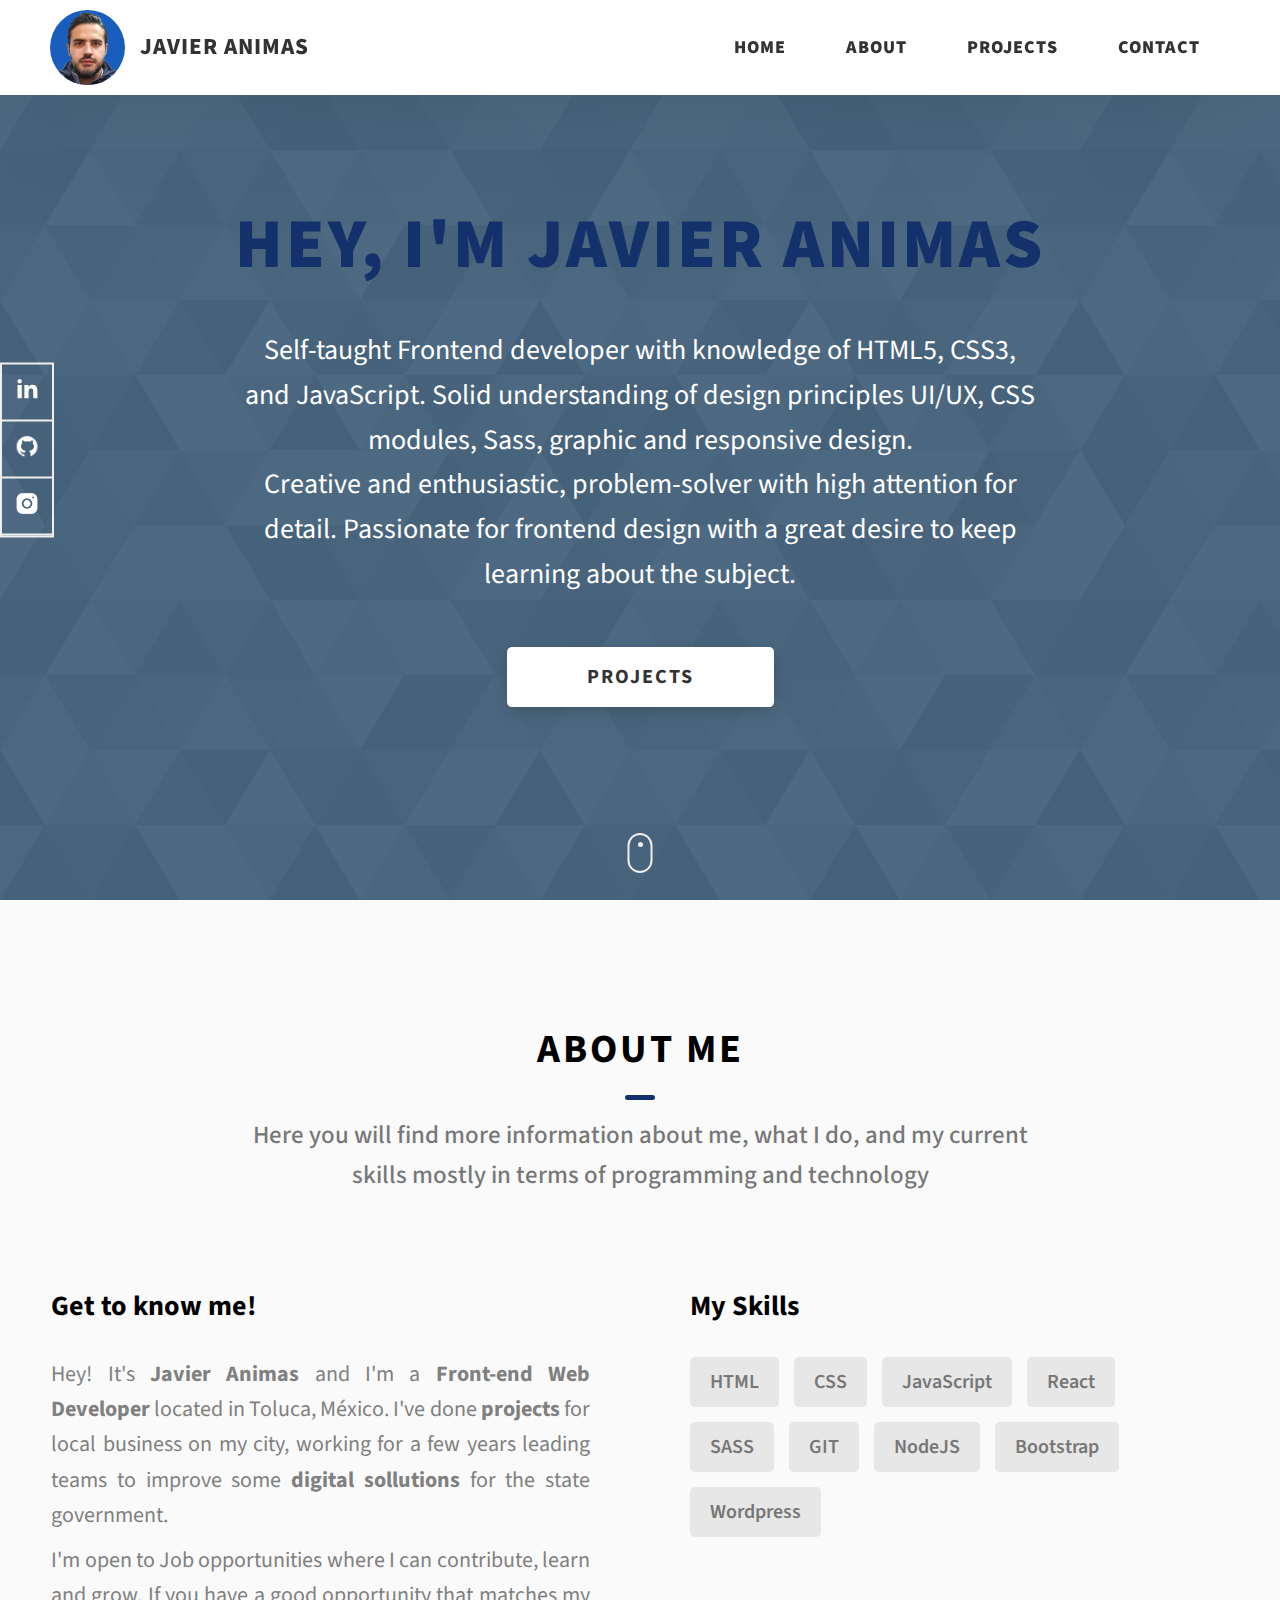
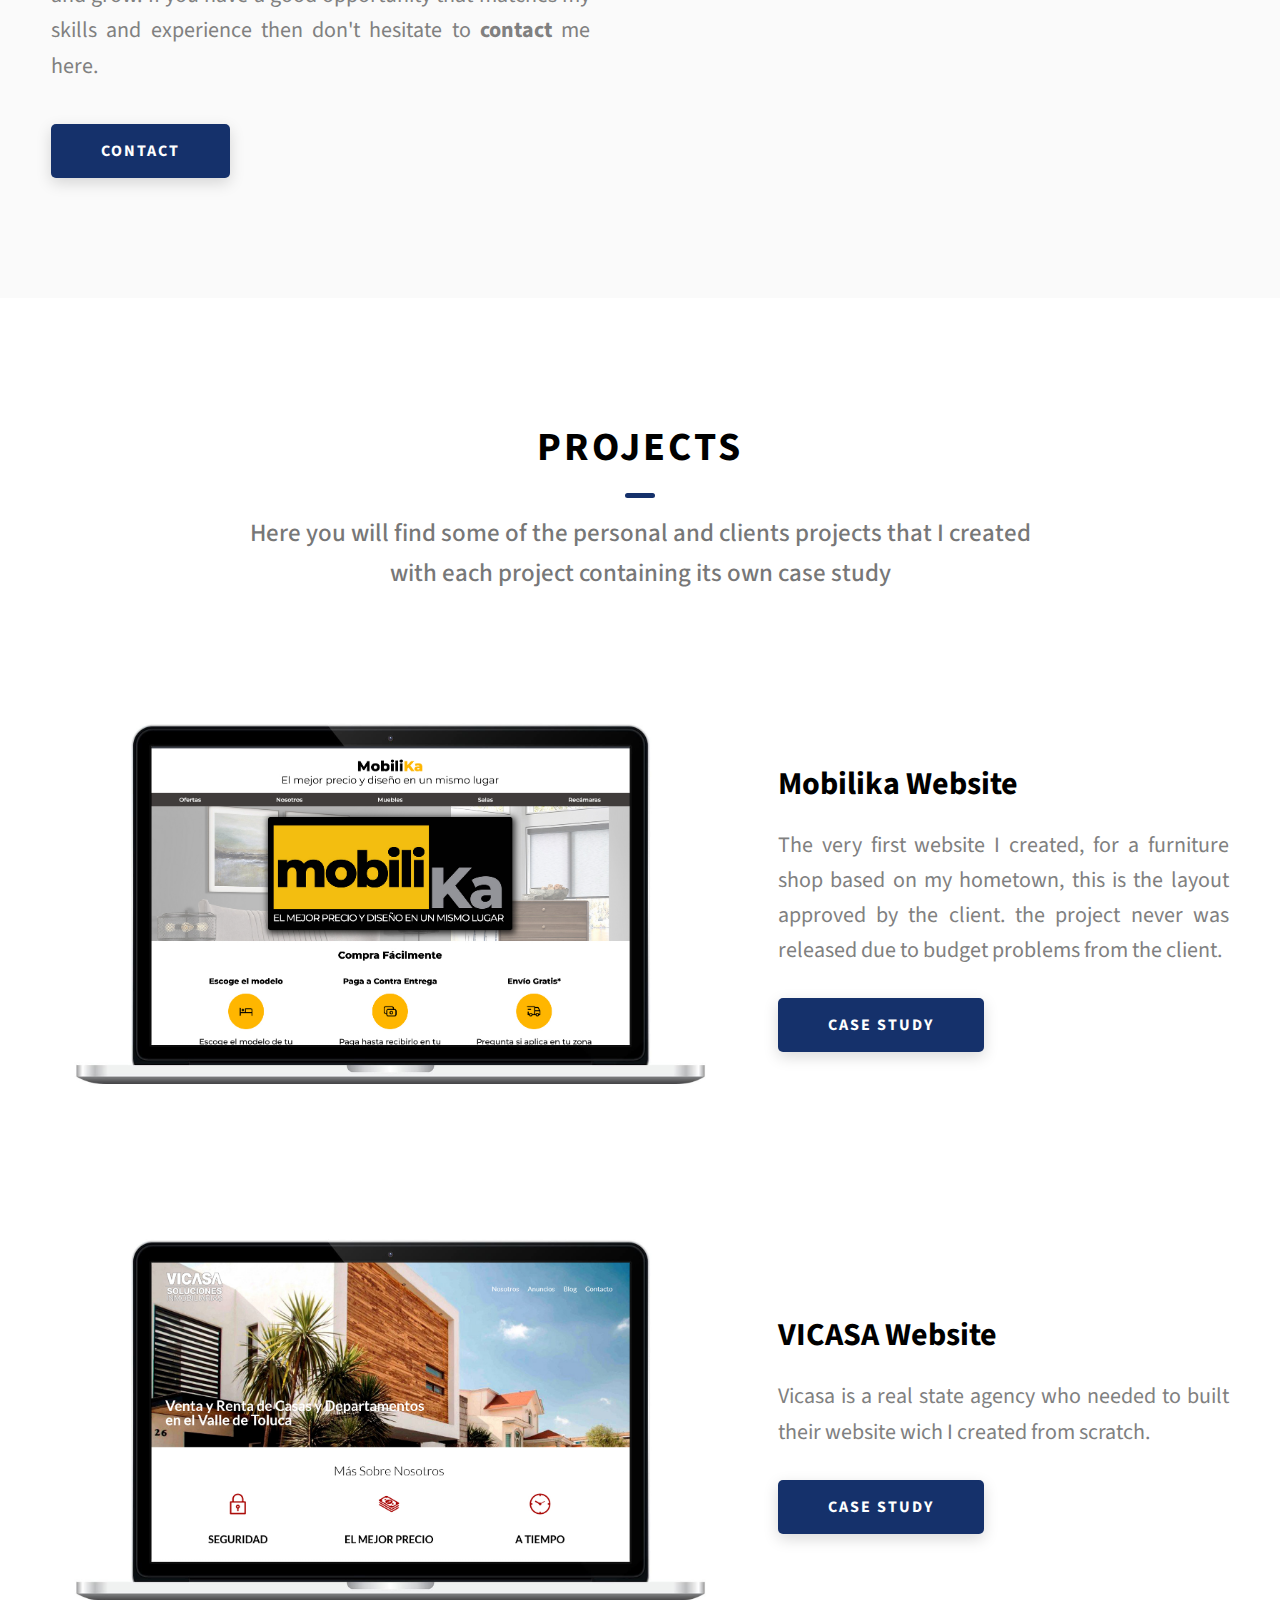
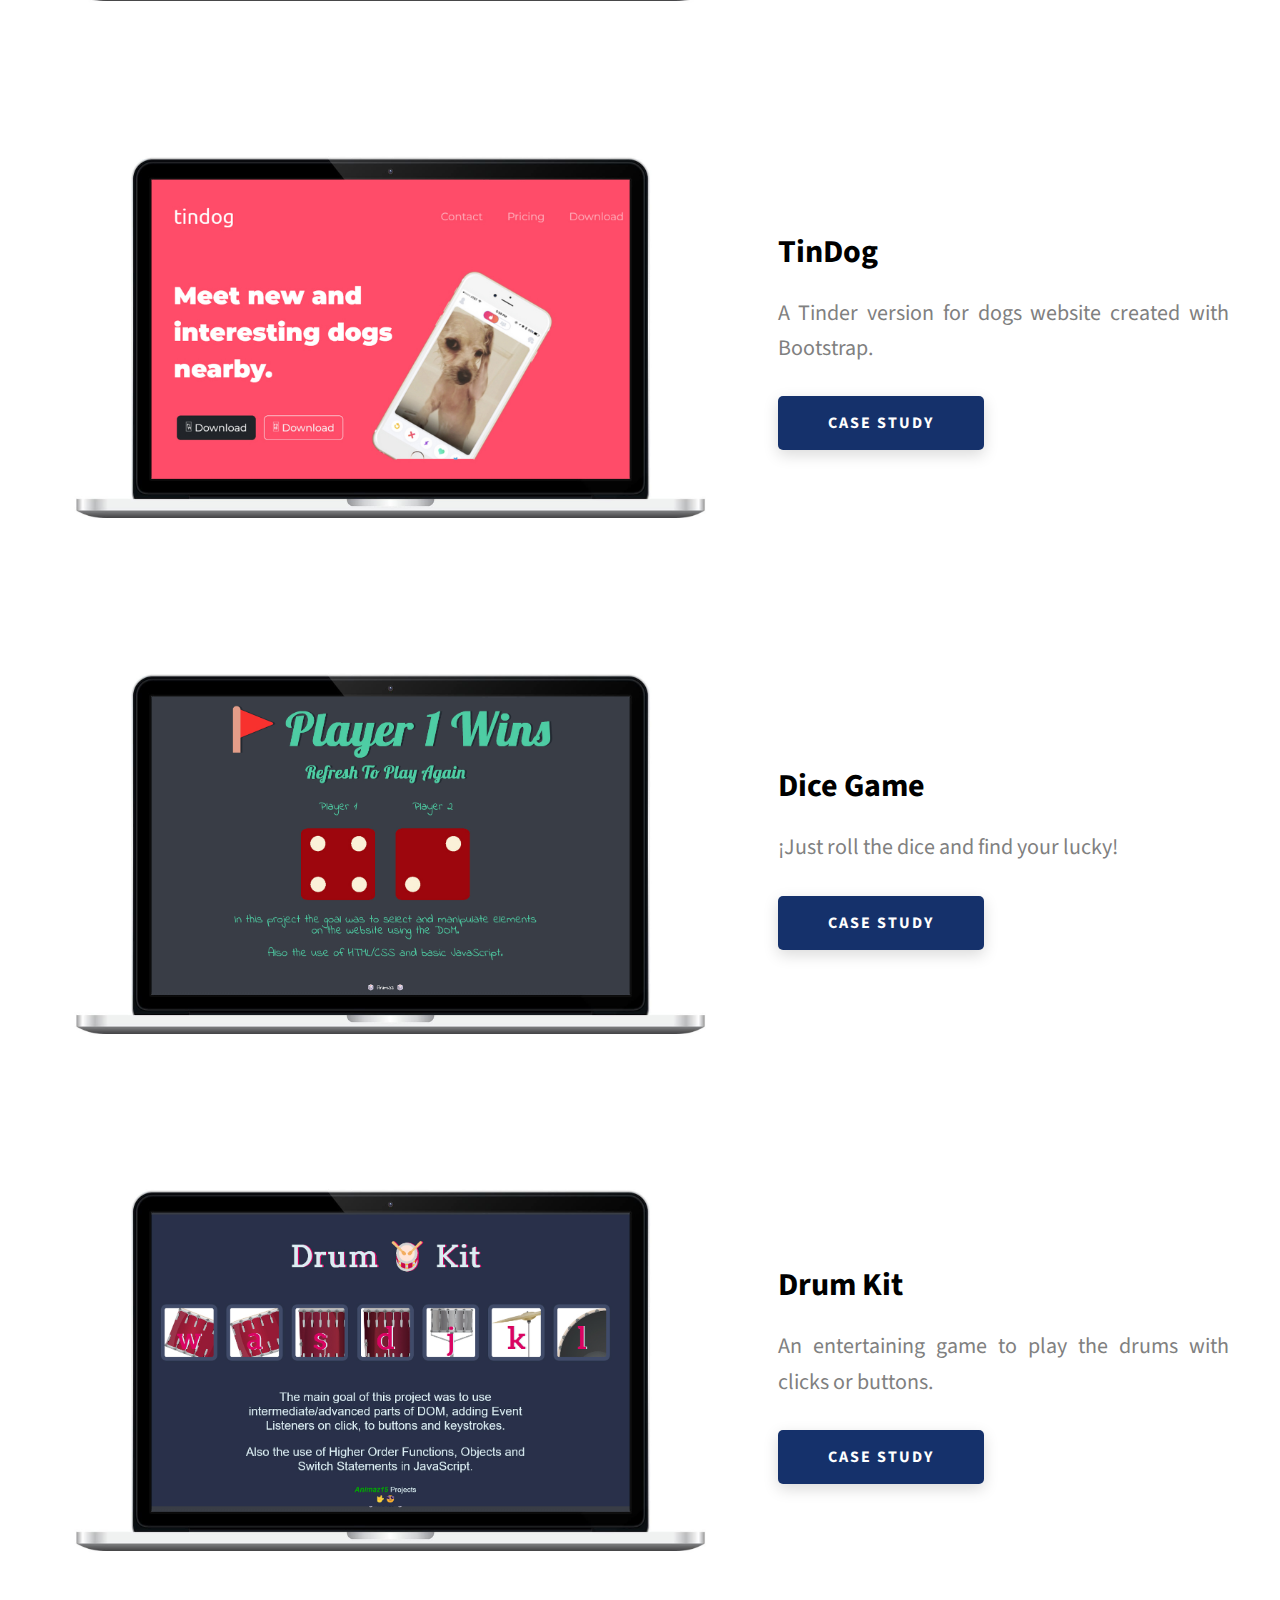
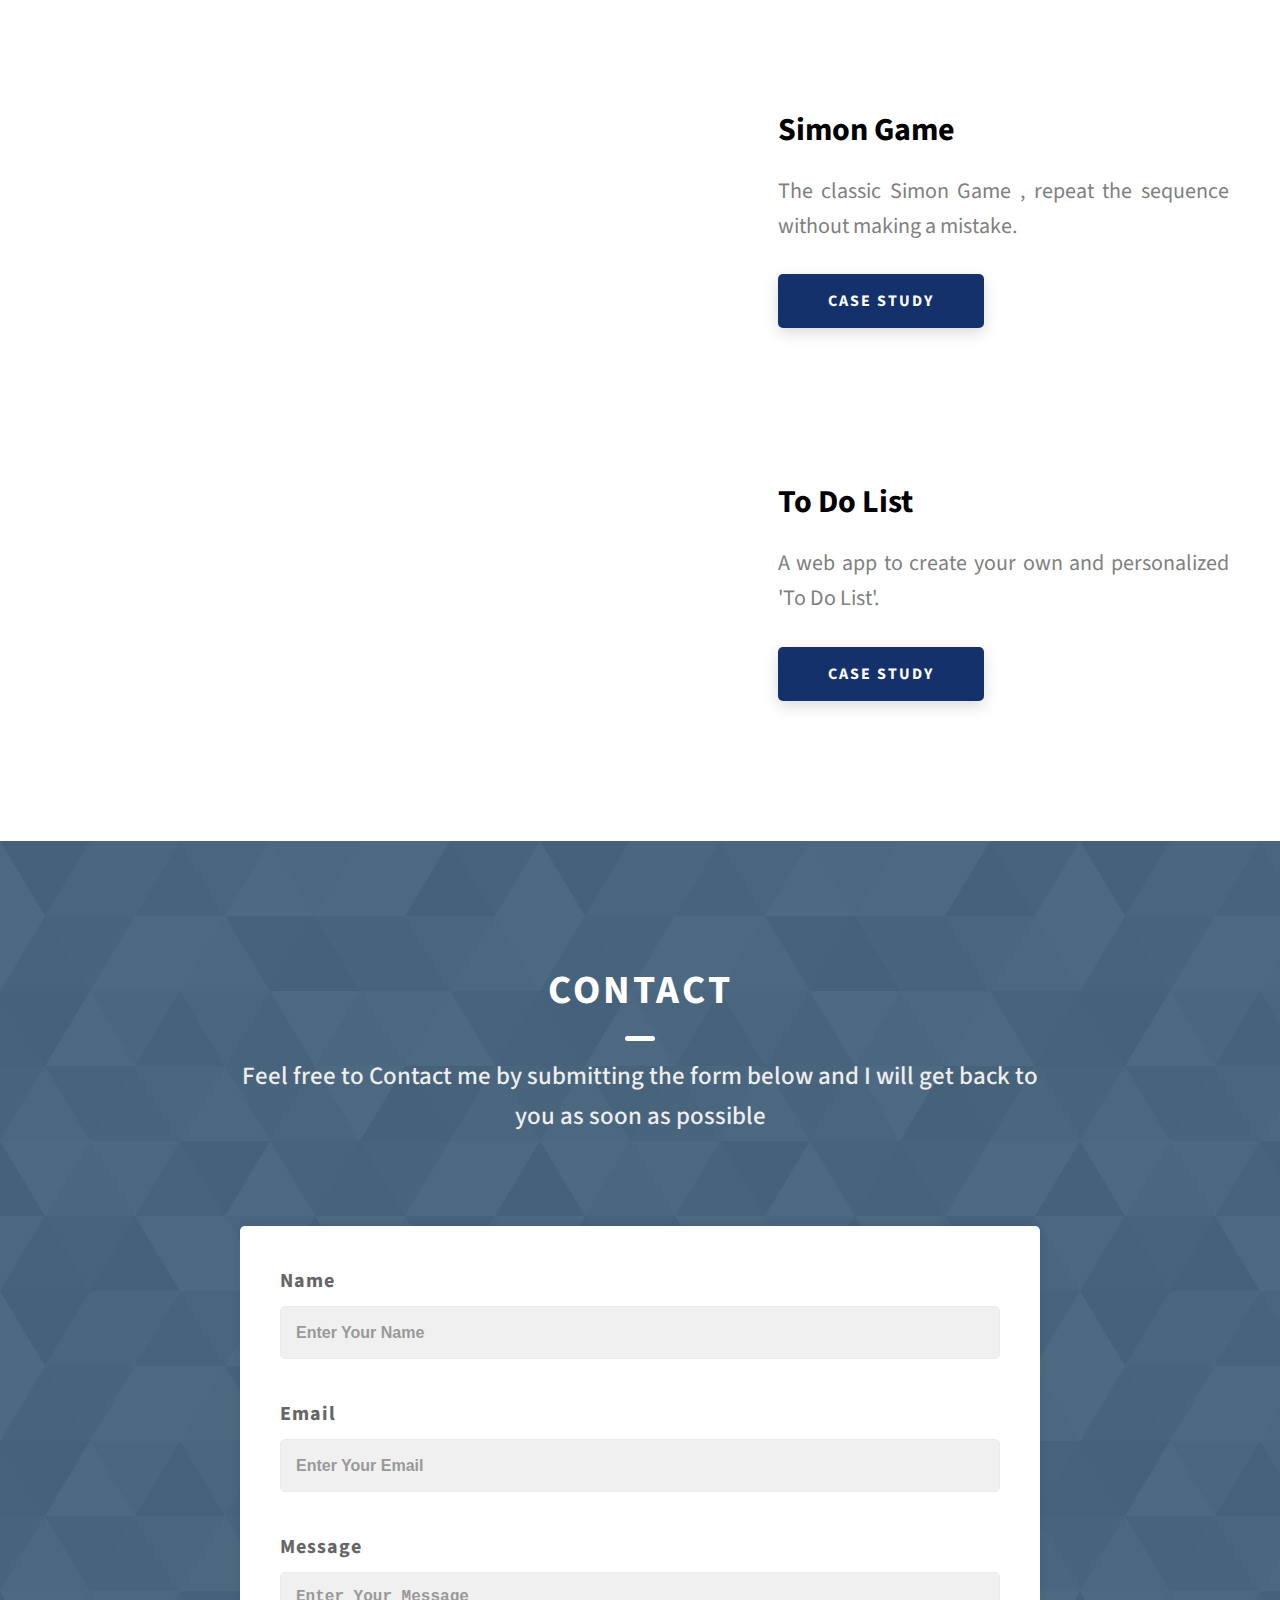
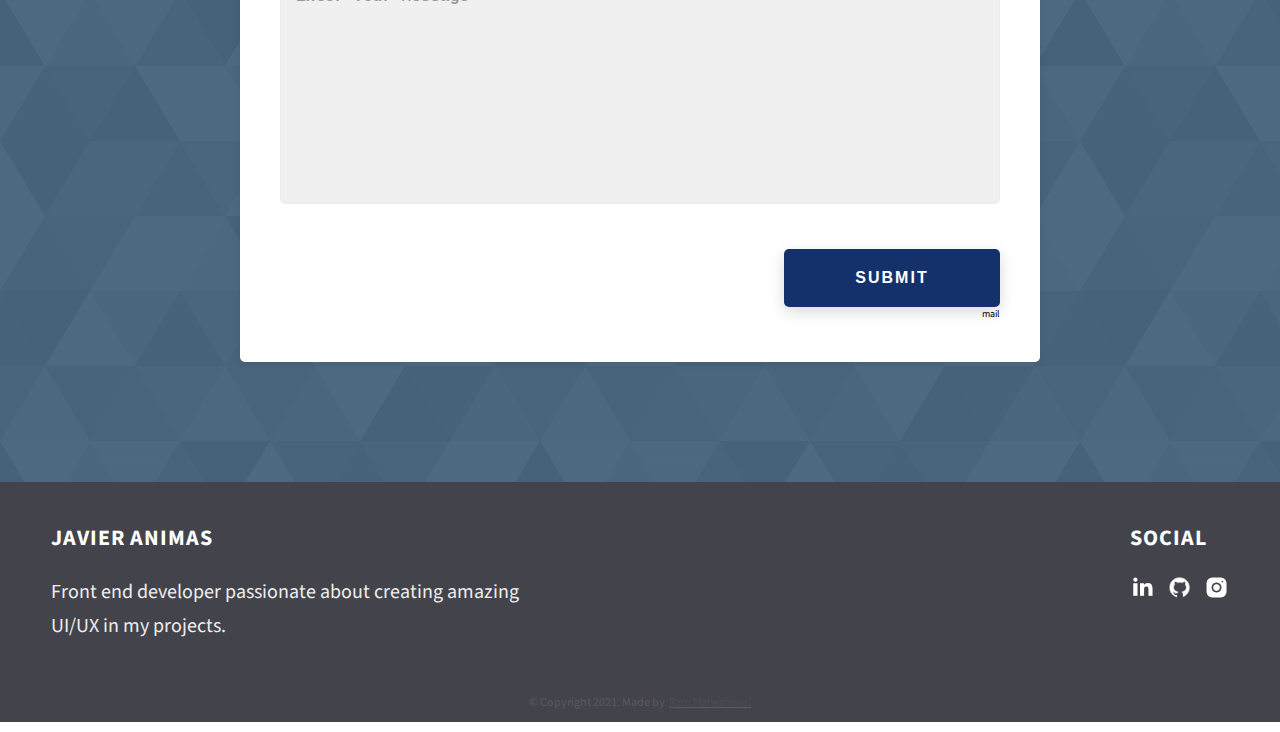
<file: index.html>
<!DOCTYPE html>
<html lang="en">
  <head>
    <meta charset="UTF-8" />
    <meta name="viewport" content="width=device-width, initial-scale=1.0" />
    <meta http-equiv="X-UA-Compatible" content="ie=edge" />
    <title>Portfolio - Animaz15</title>
    <meta name="description" content="Javier Animas Front End Developer Portfolio" />

    <link rel="stylesheet" href="css/style.css" />

    <link rel="preconnect" href="https://fonts.googleapis.com" />
    <link rel="preconnect" href="https://fonts.gstatic.com" crossorigin />
    <link
      href="https://fonts.googleapis.com/css2?family=Source+Sans+Pro:wght@400;600;700;900&display=swap"
      rel="stylesheet"
    />
  </head>
  <body>
    <header class="header">
      <div class="header__content">
        <div class="header__logo-container">
          <div class="header__logo-img-cont">
            <img
              src="./assets/png/javier-animas.png"
              alt="Javier Animas Logo Image"
              class="header__logo-img"
            />
          </div>
          <span class="header__logo-sub">Javier Animas</span>
        </div>
        <div class="header__main">
          <ul class="header__links">
            <li class="header__link-wrapper">
              <a href="./index.html" class="header__link"> Home </a>
            </li>
            <li class="header__link-wrapper">
              <a href="./index.html#about" class="header__link">About </a>
            </li>
            <li class="header__link-wrapper">
              <a href="./index.html#projects" class="header__link">
                Projects
              </a>
            </li>
            <li class="header__link-wrapper">
              <a href="./index.html#contact" class="header__link"> Contact </a>
            </li>
          </ul>
          <div class="header__main-ham-menu-cont">
            <img
              src="./assets/svg/ham-menu.svg"
              alt="hamburger menu"
              class="header__main-ham-menu"
            />
            <img
              src="./assets/svg/ham-menu-close.svg"
              alt="hamburger menu close"
              class="header__main-ham-menu-close d-none"
            />
          </div>
        </div>
      </div>
      <div class="header__sm-menu">
        <div class="header__sm-menu-content">
          <ul class="header__sm-menu-links">
            <li class="header__sm-menu-link">
              <a href="./index.html"> Home </a>
            </li>

            <li class="header__sm-menu-link">
              <a href="./index.html#about"> About </a>
            </li>

            <li class="header__sm-menu-link">
              <a href="./index.html#projects"> Projects </a>
            </li>

            <li class="header__sm-menu-link">
              <a href="./index.html#contact"> Contact </a>
            </li>
          </ul>
        </div>
      </div>
    </header>
    <section class="home-hero">
      <div class="home-hero__content">
        <h1 class="heading-primary myName">Hey, I'm Javier Animas</h1>
        <div class="home-hero__info">
          <p class="text-primary">
            Self-taught Frontend developer with knowledge of HTML5, CSS3, and JavaScript. Solid understanding of design principles UI/UX, CSS modules, Sass,  graphic and responsive design.</p>

            <p class="text-primary">Creative and enthusiastic, problem-solver with high attention for detail. Passionate for frontend design with a great desire to keep learning about the subject.
          </p>
        </div>
        <div class="home-hero__cta">
          <a href="./#projects" class="btn btn--bg">Projects</a>
        </div>
      </div>
      <div class="home-hero__socials">
        <div class="home-hero__social">
          <a href="https://www.linkedin.com/in/javier-animas/" class="home-hero__social-icon-link">
            <img
              src="./assets/png/linkedin-ico.png"
              alt="icon"
              class="home-hero__social-icon"
            />
          </a>
        </div>
        <div class="home-hero__social">
          <a href="https://www.github.com/animaz15" class="home-hero__social-icon-link">
            <img
              src="./assets/png/github-ico.png"
              alt="icon"
              class="home-hero__social-icon"
            />
          </a>
        </div>
        <div class="home-hero__social">
          <a href="https://www.instagram.com/animaz15" class="home-hero__social-icon-link">
            <img
              src="./assets/png/insta-ico.png"
              alt="icon"
              class="home-hero__social-icon"
            />
          </a>
        </div>
       
      </div>
      <div class="home-hero__mouse-scroll-cont">
        <div class="mouse"></div>
      </div>
    </section>
    <section id="about" class="about sec-pad">
      <div class="main-container">
        <h2 class="heading heading-sec heading-sec__mb-med">
          <span class="heading-sec__main">About Me</span>
          <span class="heading-sec__sub">
            Here you will find more information about me, what I do, and my current skills mostly in terms of programming and technology
          </span>
        </h2>
        <div class="about__content">
          <div class="about__content-main">
            <h3 class="about__content-title">Get to know me!</h3>
            <div class="about__content-details">
              <p class="about__content-details-para">
                Hey! It's
                <strong>Javier Animas</strong>
                and I'm a <strong> Front-end Web Developer </strong> located in
                Toluca, México. I've done
                <strong> projects </strong>
                for local business on my city, working for a few years leading teams to improve some
                <strong>digital sollutions </strong>
                for the state government.
              </p>
              <p class="about__content-details-para">
                I'm open to Job opportunities where I can contribute, learn and grow. If you have a good opportunity that matches my skills and experience then don't hesitate to
                <strong>contact</strong> me here.
              </p>
            </div>
            <a href="mailto:animaz15@gmail.com" class="btn btn--med btn--theme dynamicBgClr"
              >Contact</a
            >
          </div>
          <div class="about__content-skills">
            <h3 class="about__content-title">My Skills</h3>
            <div class="skills">
              <div class="skills__skill">HTML</div>
              <div class="skills__skill">CSS</div>
              <div class="skills__skill">JavaScript</div>
              <div class="skills__skill">React</div>
              <div class="skills__skill">SASS</div>
              <div class="skills__skill">GIT</div>
              <div class="skills__skill">NodeJS</div>
              <div class="skills__skill">Bootstrap</div>
              <div class="skills__skill">Wordpress</div>
            </div>
          </div>
        </div>
      </div>
    </section>
    <section id="projects" class="projects sec-pad">
      <div class="main-container">
        <h2 class="heading heading-sec heading-sec__mb-bg">
          <span class="heading-sec__main">Projects</span>
          <span class="heading-sec__sub">
            Here you will find some of the personal and clients projects that I created with each project containing its own case study
          </span>
        </h2>

        <div class="projects__content">
          <div class="projects__row">
            <div class="projects__row-img-cont">
              <img
                src="./assets/jpeg/mobilika.jpg"
                alt="Software Screenshot"
                class="projects__row-img"
                loading="lazy"
              />
            </div>
            <div class="projects__row-content">
              <h3 class="projects__row-content-title">Mobilika Website</h3>
              <p class="projects__row-content-desc">
                The very first website I created, for a furniture shop based on my hometown, this is the layout approved by the client. the project never was released due to budget problems from the client.
              </p>
              <a
                href="./mobilika.html"
                class="btn btn--med btn--theme dynamicBgClr"
                target="_blank"
                >Case Study</a
              >
            </div>
          </div> <!-- .Mobilika-->

          <div class="projects__row">
            <div class="projects__row-img-cont">
              <img
                src="./assets/jpeg/vicasa.jpg"
                alt="Software Screenshot"
                class="projects__row-img"
                loading="lazy"
              />
            </div>
            <div class="projects__row-content">
              <h3 class="projects__row-content-title">VICASA Website</h3>
              <p class="projects__row-content-desc">
                Vicasa is a real state agency who needed to built their website wich I created from scratch.
              </p>
              <a
                href="./vicasa.html"
                class="btn btn--med btn--theme dynamicBgClr"
                target="_blank"
                >Case Study</a
              >
            </div>
          </div><!-- VICASA-->

          <div class="projects__row">
            <div class="projects__row-img-cont">
              <img
                src="./assets/jpeg/tindog.jpg"
                alt="Software Screenshot"
                class="projects__row-img"
                loading="lazy"
              />
            </div>
            <div class="projects__row-content">
              <h3 class="projects__row-content-title">TinDog</h3>
              <p class="projects__row-content-desc">
                A Tinder version for dogs website created with Bootstrap.
              </p>
              <a
                href="./tindog.html"
                class="btn btn--med btn--theme dynamicBgClr"
                target="_blank"
                >Case Study</a
              >
            </div>
          </div> <!---->
          <div class="projects__row">
            <div class="projects__row-img-cont">
              <img
                src="./assets/jpeg/dicegame.jpg"
                alt="Software Screenshot"
                class="projects__row-img"
                loading="lazy"
              />
            </div>
            <div class="projects__row-content">
              <h3 class="projects__row-content-title">Dice Game</h3>
              <p class="projects__row-content-desc">
                ¡Just roll the dice and find your lucky!
              </p>
              <a
                href="./dicegame.html"
                class="btn btn--med btn--theme dynamicBgClr"
                target="_blank"
                >Case Study</a
              >
            </div>
          </div>
          <div class="projects__row">
            <div class="projects__row-img-cont">
              <img
                src="./assets/jpeg/drum.jpg"
                alt="Software Screenshot"
                class="projects__row-img"
                loading="lazy"
              />
            </div>
            <div class="projects__row-content">
              <h3 class="projects__row-content-title">Drum Kit</h3>
              <p class="projects__row-content-desc">
                An entertaining game to play the drums with clicks or buttons.
              </p>
              <a
                href="./drumkit.html"
                class="btn btn--med btn--theme dynamicBgClr"
                target="_blank"
                >Case Study</a
              >
            </div>
          </div>
          <div class="projects__row">
            <div class="projects__row-img-cont">
              <img
                src="./assets/jpeg/simon.jpg"
                alt="Software Screenshot"
                class="projects__row-img"
                loading="lazy"
              />
            </div>
            <div class="projects__row-content">
              <h3 class="projects__row-content-title">Simon Game</h3>
              <p class="projects__row-content-desc">
                The classic Simon Game , repeat the sequence without making a mistake.
              </p>
              <a
                href="./simongame.html"
                class="btn btn--med btn--theme dynamicBgClr"
                target="_blank"
                >Case Study</a
              >
            </div>
          </div>
          <div class="projects__row">
            <div class="projects__row-img-cont">
              <img
                src="./assets/jpeg/todolist.jpg"
                alt="Software Screenshot"
                class="projects__row-img"
                loading="lazy"
              />
            </div>
            <div class="projects__row-content">
              <h3 class="projects__row-content-title">To Do List</h3>
              <p class="projects__row-content-desc">
                A web app to create your own and personalized 'To Do List'.
              </p>
              <a
                href="./todolist.html"
                class="btn btn--med btn--theme dynamicBgClr"
                target="_blank"
                >Case Study</a
              >
            </div>
          </div>
        </div>
      </div>
    </section>
    <section id="contact" class="contact sec-pad dynamicBg">
      <div class="main-container">
        <h2 class="heading heading-sec heading-sec__mb-med">
          <span class="heading-sec__main heading-sec__main--lt">Contact</span>
          <span class="heading-sec__sub heading-sec__sub--lt">
            Feel free to Contact me by submitting the form below and I will get back to you as soon as possible
          </span>
        </h2>
        <div class="contact__form-container">
          <form action="#" class="contact__form" id="form" onsubmit="sendEmail(); reset(); return false">
            <div class="contact__form-field">
              <label class="contact__form-label" for="name">Name</label>
              <input
                required
                placeholder="Enter Your Name"
                type="text"
                class="contact__form-input"
                name="name"
                id="name"
              />
            </div>
            <div class="contact__form-field">
              <label class="contact__form-label" for="email">Email</label>
              <input
                required
                placeholder="Enter Your Email"
                type="text"
                class="contact__form-input"
                name="email"
                id="email"
              />
            </div>
            <div class="contact__form-field">
              <label class="contact__form-label" for="message">Message</label>
              <textarea
                required
                cols="30"
                rows="10"
                class="contact__form-input"
                placeholder="Enter Your Message"
                name="message"
                id="message"
              ></textarea>
            </div>
            <button type="submit" class="btn btn--theme contact__btn">
              Submit
            </button>
          </form>
          <a href="mailto:animaz15@gmail.com" id="trucazo">mail</a>
        </div>
      </div>
    </section>
    <footer class="main-footer">
      <div class="main-container">
        <div class="main-footer__upper">
          <div class="main-footer__row main-footer__row-1">
            <h2 class="heading heading-sm main-footer__heading-sm">
              <span>Social</span>
            </h2>
            <div class="main-footer__social-cont">
              <a target="_blank" rel="noreferrer" href="https://www.linkedin.com/in/javier-animas/">
                <img
                  class="main-footer__icon"
                  src="./assets/png/linkedin-ico.png"
                  alt="icon"
                />
              </a>
              <a target="_blank" rel="noreferrer" href="https://github.com/Animaz15">
                <img
                  class="main-footer__icon"
                  src="./assets/png/github-ico.png"
                  alt="icon"
                />
              </a>
              <a target="_blank" rel="noreferrer" href="https://www.instagram.com/animaz15">
                <img
                  class="main-footer__icon main-footer__icon--mr-none"
                  src="./assets/png/insta-ico.png"
                  alt="icon"
                />
              </a>
            </div>
          </div>
          <div class="main-footer__row main-footer__row-2">
            <h4 class="heading heading-sm text-lt">Javier Animas</h4>
            <p class="main-footer__short-desc">
              
              Front end developer passionate about creating amazing UI/UX in my projects.
            </p>
          </div>
        </div>

        <!-- If you give me some credit or shoutout here by linking to my website, then it will be a big thing for me and will help me a lot :) -->
        <div class="main-footer__lower">
          &copy; Copyright 2021. Made by
          <a rel="noreferrer" target="_blank" href="https://rammaheshwari.com"
            >Ram Maheshwari</a
          >
        </div>
      </div>
    </footer>
    <script src="https://smtpjs.com/v3/smtp.js"></script>
  
    <script src="./index.js"></script>
  </body>
</html>
</file>
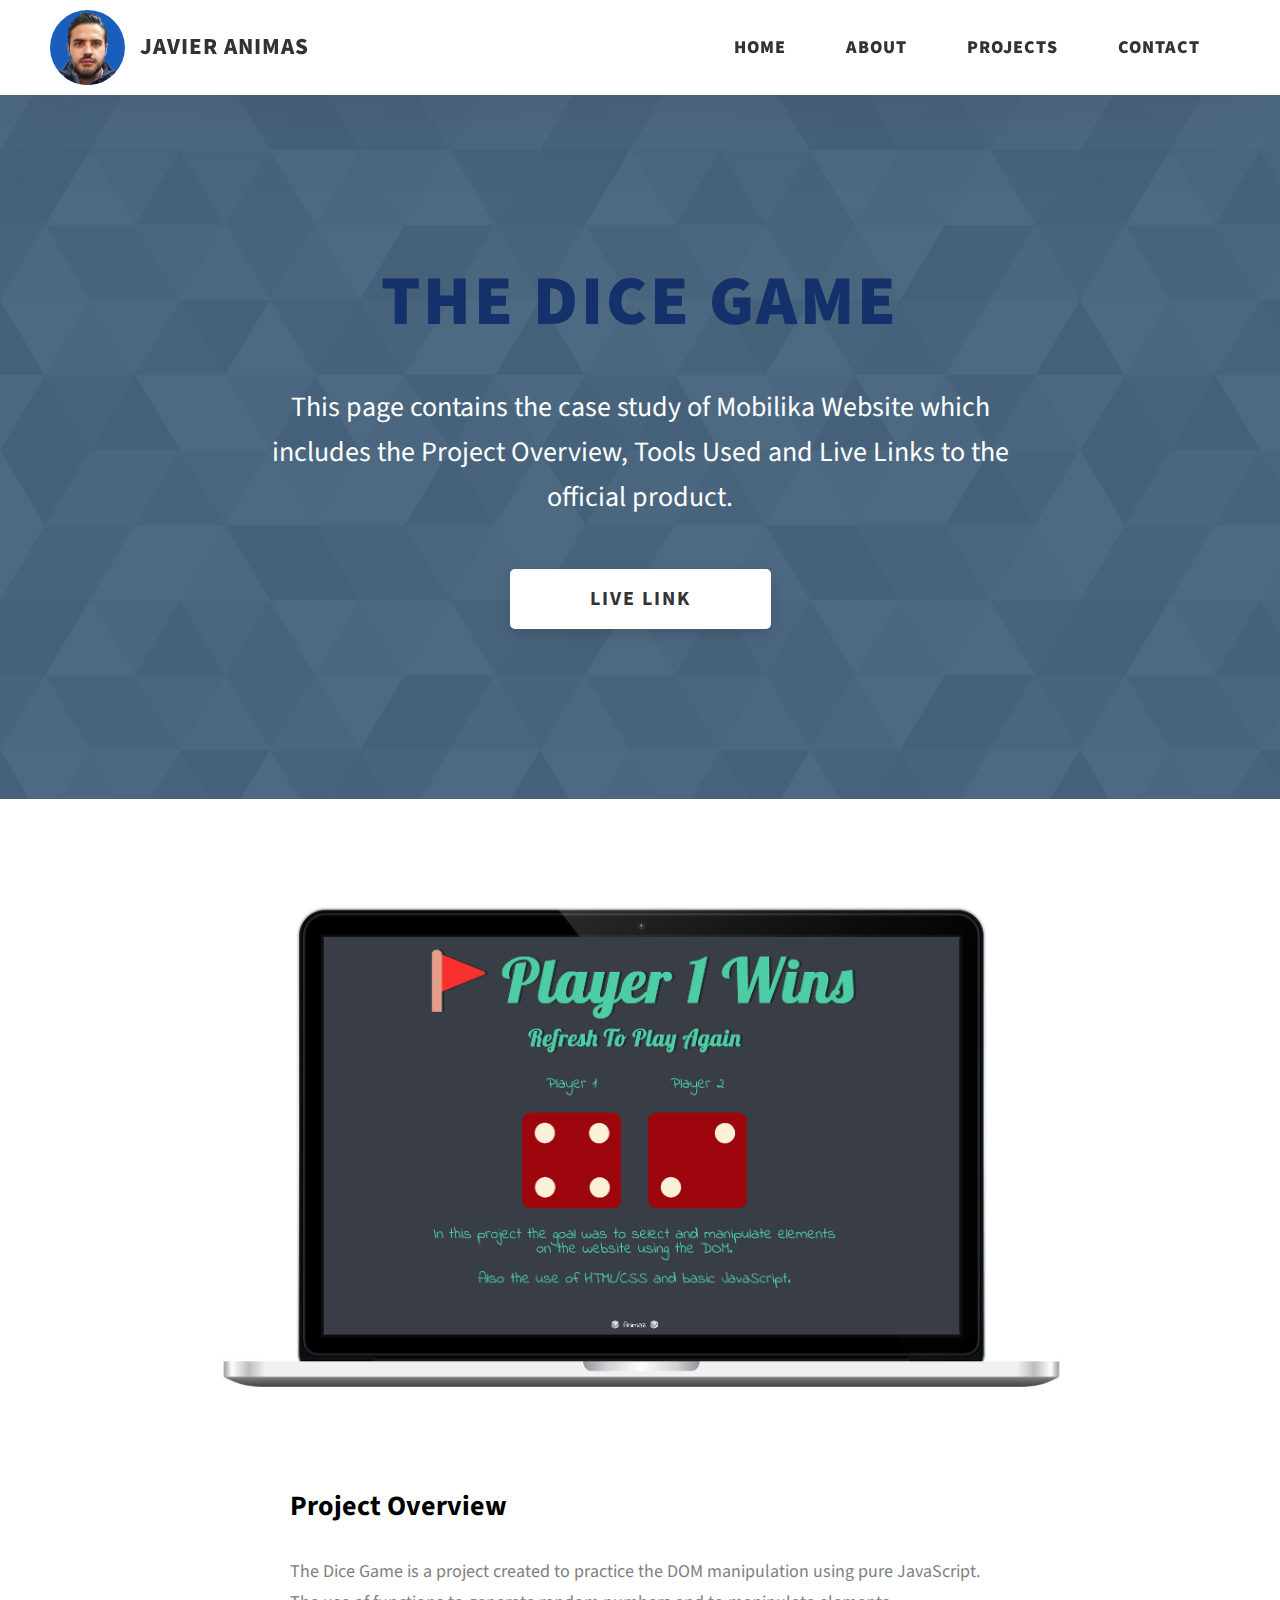
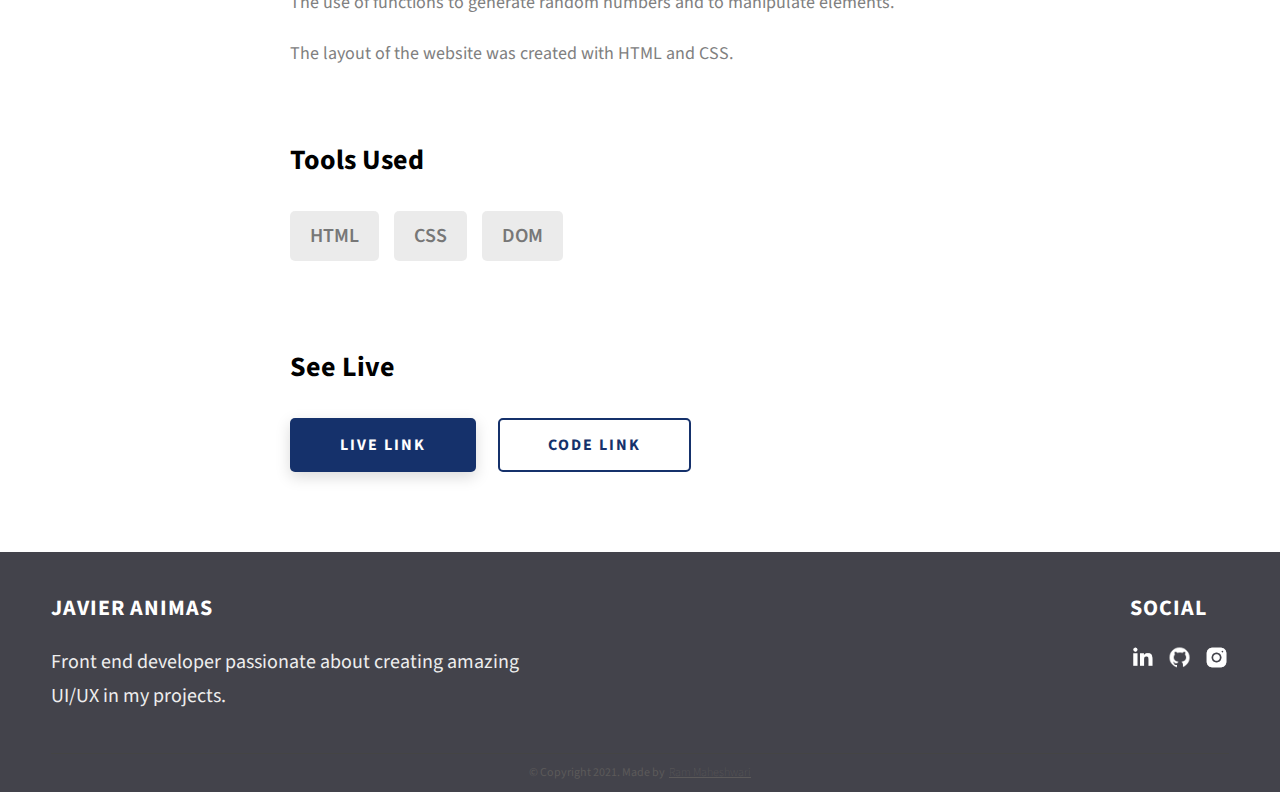
<file: dicegame.html>
<!DOCTYPE html>
<html lang="en">
  <head>
    <meta charset="UTF-8" />
    <meta name="viewport" content="width=device-width, initial-scale=1.0" />
    <meta http-equiv="X-UA-Compatible" content="ie=edge" />
    <title>Case Study of The Dice Game</title>
    <meta name="description" content="Case study page of Project" />

    <link rel="stylesheet" href="css/style.css" />

    <link rel="preconnect" href="https://fonts.googleapis.com" />
    <link rel="preconnect" href="https://fonts.gstatic.com" crossorigin />
    <link
      href="https://fonts.googleapis.com/css2?family=Source+Sans+Pro:wght@400;600;700;900&display=swap"
      rel="stylesheet"
    />
  </head>
  <body>
    <header class="header">
      <div class="header__content">
        <div class="header__logo-container">
          <div class="header__logo-img-cont">
            <img
              src="./assets/png/javier-animas.png"
              alt="Javier Animas Logo Image"
              class="header__logo-img"
            />
          </div>
          <span class="header__logo-sub">Javier Animas</span>
        </div>
        <div class="header__main">
          <ul class="header__links">
            <li class="header__link-wrapper">
              <a href="./index.html" class="header__link"> Home </a>
            </li>
            <li class="header__link-wrapper">
              <a href="./index.html#about" class="header__link">About </a>
            </li>
            <li class="header__link-wrapper">
              <a href="./index.html#projects" class="header__link">
                Projects
              </a>
            </li>
            <li class="header__link-wrapper">
              <a href="./index.html#contact" class="header__link"> Contact </a>
            </li>
          </ul>
          <div class="header__main-ham-menu-cont">
            <img
              src="./assets/svg/ham-menu.svg"
              alt="hamburger menu"
              class="header__main-ham-menu"
            />
            <img
              src="./assets/svg/ham-menu-close.svg"
              alt="hamburger menu close"
              class="header__main-ham-menu-close d-none"
            />
          </div>
        </div>
      </div>
      <div class="header__sm-menu">
        <div class="header__sm-menu-content">
          <ul class="header__sm-menu-links">
            <li class="header__sm-menu-link">
              <a href="./index.html"> Home </a>
            </li>

            <li class="header__sm-menu-link">
              <a href="./index.html#about"> About </a>
            </li>

            <li class="header__sm-menu-link">
              <a href="./index.html#projects"> Projects </a>
            </li>

            <li class="header__sm-menu-link">
              <a href="./index.html#contact"> Contact </a>
            </li>
          </ul>
        </div>
      </div>
    </header>
    <section class="project-cs-hero">
      <div class="project-cs-hero__content">
        <h1 class="heading-primary myName">The Dice Game</h1>
        <div class="project-cs-hero__info">
          <p class="text-primary">
            This page contains the case study of Mobilika Website which includes the Project Overview, Tools Used and Live Links to the official product.
          </p>
        </div>
        <div class="project-cs-hero__cta">
          <a href="https://dicegame-anmz.netlify.app" class="btn btn--bg" target="_blank">Live Link</a>
        </div>
      </div>
    </section>
    <section class="project-details">
      <div class="main-container">
        <div class="project-details__content">
          <div class="project-details__showcase-img-cont">
            <img
              src="./assets/jpeg/dicegame.jpg"
              alt="Project Image"
              class="project-details__showcase-img"
            />
          </div>
          <div class="project-details__content-main">
            <div class="project-details__desc">
              <h3 class="project-details__content-title">Project Overview</h3>
              <p class="project-details__desc-para">
                The Dice Game is a project created to practice the DOM manipulation using pure JavaScript. The use of functions to generate random numbers and to manipulate elements.
              </p>
              <p class="project-details__desc-para">
                The layout of the website was created with HTML and CSS.
              </p>
            </div>
            <div class="project-details__tools-used">
              <h3 class="project-details__content-title">Tools Used</h3>
              <div class="skills">
                <div class="skills__skill">HTML</div>
                <div class="skills__skill">CSS</div>
                <div class="skills__skill">DOM</div>

              </div>
            </div>
            <div class="project-details__links">
              <h3 class="project-details__content-title">See Live</h3>
              <a
                href="https://dicegame-anmz.netlify.app"
                class="btn btn--med btn--theme project-details__links-btn"
                target="_blank"
                >Live Link</a
              >
              <a
                href="https://github.com/Animaz15/DiceeGame"
                class="btn btn--med btn--theme-inv project-details__links-btn"
                target="_blank"
                >Code Link</a
              >
            </div>
          </div>
        </div>
      </div>
    </section>
    <footer class="main-footer">
      <div class="main-container">
        <div class="main-footer__upper">
          <div class="main-footer__row main-footer__row-1">
            <h2 class="heading heading-sm main-footer__heading-sm">
              <span>Social</span>
            </h2>
            <div class="main-footer__social-cont">
              <a target="_blank" rel="noreferrer" href="https://linkedin.com/in/javier-animas">
                <img
                  class="main-footer__icon"
                  src="./assets/png/linkedin-ico.png"
                  alt="icon"
                />
              </a>
              <a target="_blank" rel="noreferrer" href="https://github.com/Animaz15">
                <img
                  class="main-footer__icon"
                  src="./assets/png/github-ico.png"
                  alt="icon"
                />
              </a>
              <a target="_blank" rel="noreferrer" href="https://instagram.com/animaz15">
                <img
                  class="main-footer__icon main-footer__icon--mr-none"
                  src="./assets/png/insta-ico.png"
                  alt="icon"
                />
              </a>
            </div>
          </div>
          <div class="main-footer__row main-footer__row-2">
            <h4 class="heading heading-sm text-lt">Javier Animas</h4>
            <p class="main-footer__short-desc">
              Front end developer passionate about creating amazing UI/UX in my projects.
            </p>
          </div>
        </div>

        <!-- If you give me some credit or shoutout here by linking to my website, then it will be a big thing for me and will help me a lot :) -->
        <div class="main-footer__lower">
          &copy; Copyright 2021. Made by
          <a rel="noreferrer" target="_blank" href="https://rammaheshwari.com"
            >Ram Maheshwari</a
          >
        </div>
      </div>
    </footer>
    <script src="./index.js"></script>
  </body>
</html>
</file>
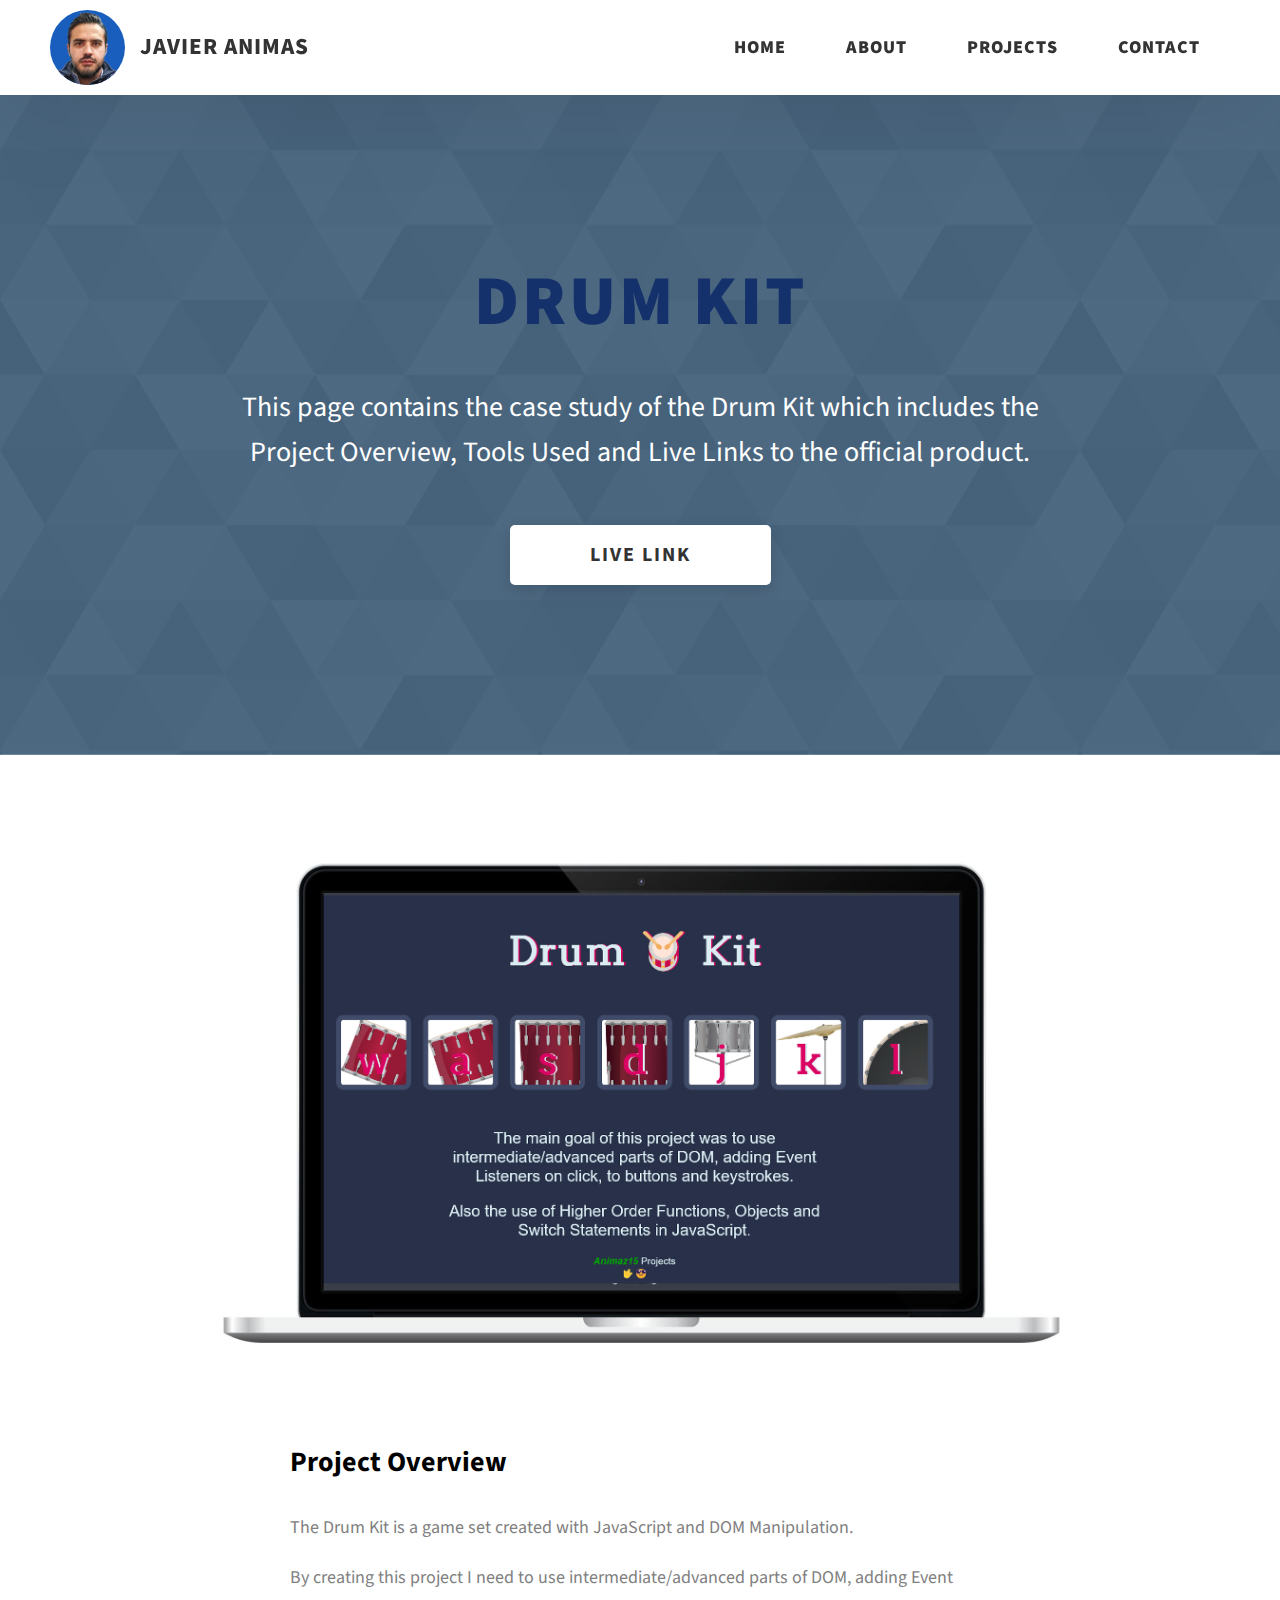
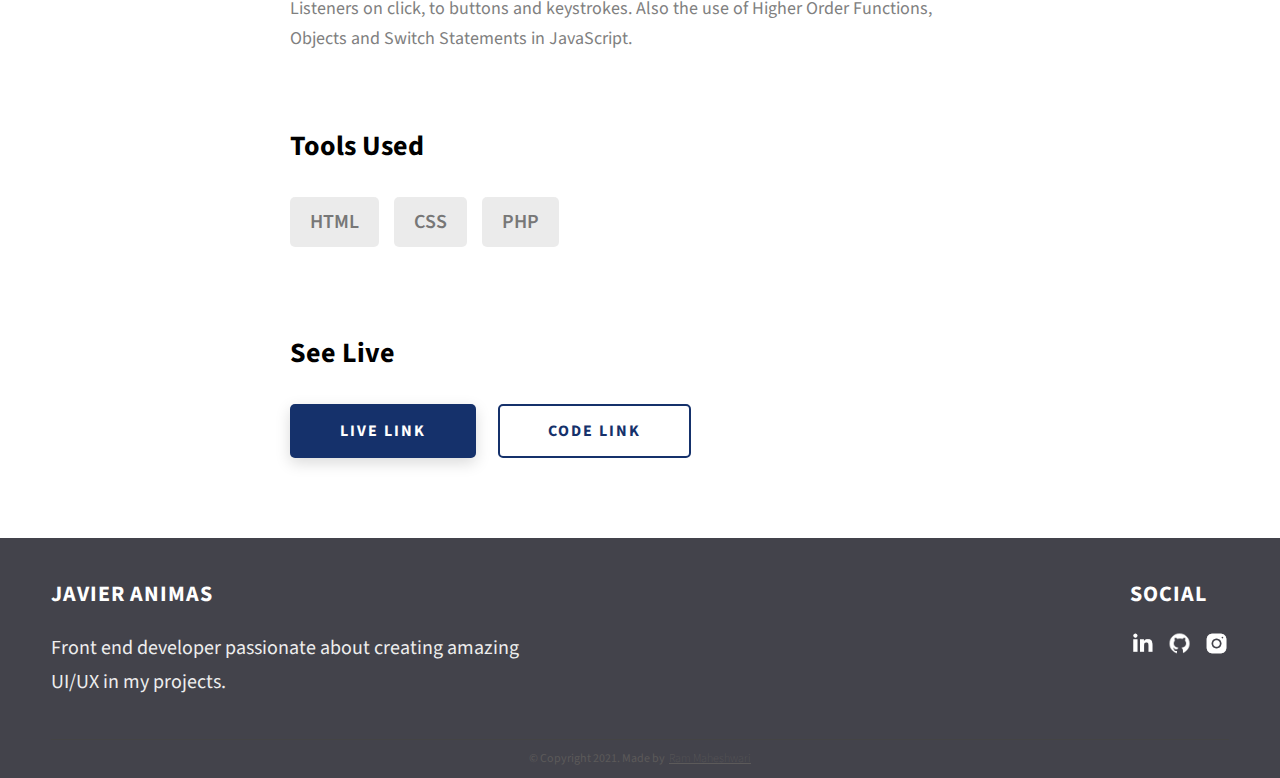
<file: drumkit.html>
<!DOCTYPE html>
<html lang="en">
  <head>
    <meta charset="UTF-8" />
    <meta name="viewport" content="width=device-width, initial-scale=1.0" />
    <meta http-equiv="X-UA-Compatible" content="ie=edge" />
    <title>Case Study of Drum Kit</title>
    <meta name="description" content="Case study page of Project" />

    <link rel="stylesheet" href="css/style.css" />

    <link rel="preconnect" href="https://fonts.googleapis.com" />
    <link rel="preconnect" href="https://fonts.gstatic.com" crossorigin />
    <link
      href="https://fonts.googleapis.com/css2?family=Source+Sans+Pro:wght@400;600;700;900&display=swap"
      rel="stylesheet"
    />
  </head>
  <body>
    <header class="header">
      <div class="header__content">
        <div class="header__logo-container">
          <div class="header__logo-img-cont">
            <img
              src="./assets/png/javier-animas.png"
              alt="Javier Animas Logo Image"
              class="header__logo-img"
            />
          </div>
          <span class="header__logo-sub">Javier Animas</span>
        </div>
        <div class="header__main">
          <ul class="header__links">
            <li class="header__link-wrapper">
              <a href="./index.html" class="header__link"> Home </a>
            </li>
            <li class="header__link-wrapper">
              <a href="./index.html#about" class="header__link">About </a>
            </li>
            <li class="header__link-wrapper">
              <a href="./index.html#projects" class="header__link">
                Projects
              </a>
            </li>
            <li class="header__link-wrapper">
              <a href="./index.html#contact" class="header__link"> Contact </a>
            </li>
          </ul>
          <div class="header__main-ham-menu-cont">
            <img
              src="./assets/svg/ham-menu.svg"
              alt="hamburger menu"
              class="header__main-ham-menu"
            />
            <img
              src="./assets/svg/ham-menu-close.svg"
              alt="hamburger menu close"
              class="header__main-ham-menu-close d-none"
            />
          </div>
        </div>
      </div>
      <div class="header__sm-menu">
        <div class="header__sm-menu-content">
          <ul class="header__sm-menu-links">
            <li class="header__sm-menu-link">
              <a href="./index.html"> Home </a>
            </li>

            <li class="header__sm-menu-link">
              <a href="./index.html#about"> About </a>
            </li>

            <li class="header__sm-menu-link">
              <a href="./index.html#projects"> Projects </a>
            </li>

            <li class="header__sm-menu-link">
              <a href="./index.html#contact"> Contact </a>
            </li>
          </ul>
        </div>
      </div>
    </header>
    <section class="project-cs-hero">
      <div class="project-cs-hero__content">
        <h1 class="heading-primary myName">Drum Kit</h1>
        <div class="project-cs-hero__info">
          <p class="text-primary">
            This page contains the case study of the Drum Kit which includes the Project Overview, Tools Used and Live Links to the official product.
          </p>
        </div>
        <div class="project-cs-hero__cta">
          <a href="https://drumkitanmz.netlify.app" class="btn btn--bg" target="_blank">Live Link</a>
        </div>
      </div>
    </section>
    <section class="project-details">
      <div class="main-container">
        <div class="project-details__content">
          <div class="project-details__showcase-img-cont">
            <img
              src="./assets/jpeg/drum.jpg"
              alt="Project Image"
              class="project-details__showcase-img"
            />
          </div>
          <div class="project-details__content-main">
            <div class="project-details__desc">
              <h3 class="project-details__content-title">Project Overview</h3>
              <p class="project-details__desc-para">
                The Drum Kit is a game set created with JavaScript and DOM Manipulation.
              </p>
              <p class="project-details__desc-para">
                By creating this project I need to use intermediate/advanced parts of DOM, adding Event Listeners on click, to buttons and keystrokes.

            Also the use of Higher Order Functions, Objects and Switch Statements in JavaScript.
              </p>
            </div>
            <div class="project-details__tools-used">
              <h3 class="project-details__content-title">Tools Used</h3>
              <div class="skills">
                <div class="skills__skill">HTML</div>
                <div class="skills__skill">CSS</div>
                <div class="skills__skill">PHP</div>

              </div>
            </div>
            <div class="project-details__links">
              <h3 class="project-details__content-title">See Live</h3>
              <a
                href="https://drumkitanmz.netlify.app"
                class="btn btn--med btn--theme project-details__links-btn"
                target="_blank"
                >Live Link</a
              >
              <a
                href="https://github.com/Animaz15/DrumKit"
                class="btn btn--med btn--theme-inv project-details__links-btn"
                target="_blank"
                >Code Link</a
              >
            </div>
          </div>
        </div>
      </div>
    </section>
    <footer class="main-footer">
      <div class="main-container">
        <div class="main-footer__upper">
          <div class="main-footer__row main-footer__row-1">
            <h2 class="heading heading-sm main-footer__heading-sm">
              <span>Social</span>
            </h2>
            <div class="main-footer__social-cont">
              <a target="_blank" rel="noreferrer" href="https://linkedin.com/in/javier-animas">
                <img
                  class="main-footer__icon"
                  src="./assets/png/linkedin-ico.png"
                  alt="icon"
                />
              </a>
              <a target="_blank" rel="noreferrer" href="https://github.com/Animaz15">
                <img
                  class="main-footer__icon"
                  src="./assets/png/github-ico.png"
                  alt="icon"
                />
              </a>
              <a target="_blank" rel="noreferrer" href="https://instagram.com/animaz15">
                <img
                  class="main-footer__icon main-footer__icon--mr-none"
                  src="./assets/png/insta-ico.png"
                  alt="icon"
                />
              </a>
            </div>
          </div>
          <div class="main-footer__row main-footer__row-2">
            <h4 class="heading heading-sm text-lt">Javier Animas</h4>
            <p class="main-footer__short-desc">
              Front end developer passionate about creating amazing UI/UX in my projects.
            </p>
          </div>
        </div>

        <!-- If you give me some credit or shoutout here by linking to my website, then it will be a big thing for me and will help me a lot :) -->
        <div class="main-footer__lower">
          &copy; Copyright 2021. Made by
          <a rel="noreferrer" target="_blank" href="https://rammaheshwari.com"
            >Ram Maheshwari</a
          >
        </div>
      </div>
    </footer>
    <script src="./index.js"></script>
  </body>
</html>
</file>
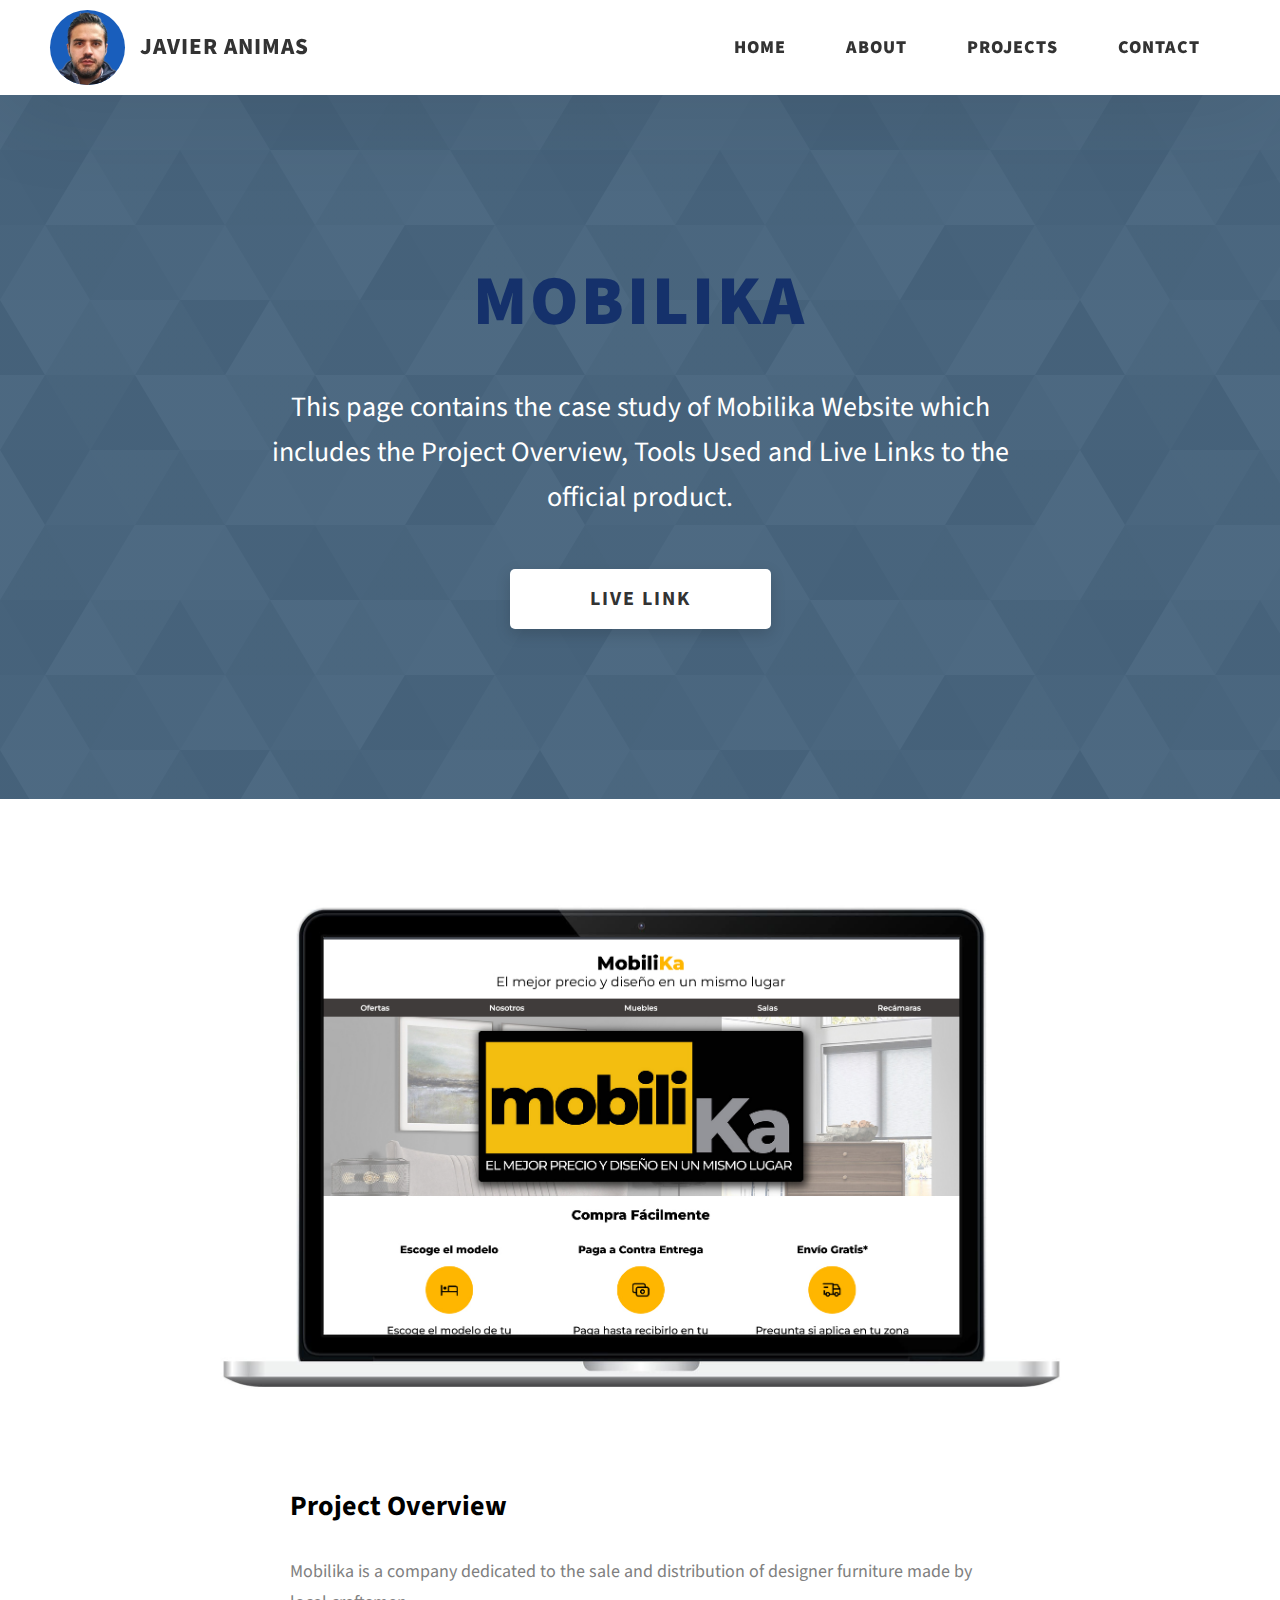
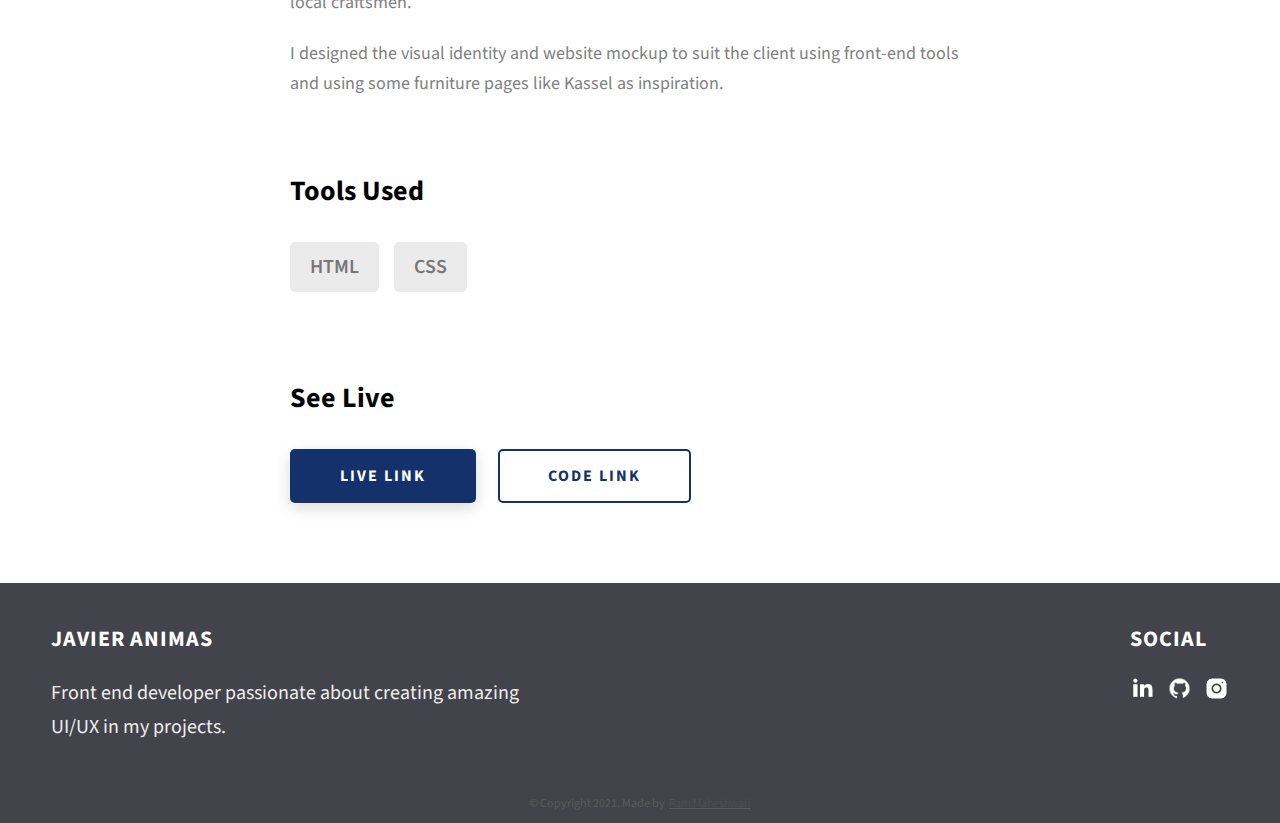
<file: mobilika.html>
<!DOCTYPE html>
<html lang="en">
  <head>
    <meta charset="UTF-8" />
    <meta name="viewport" content="width=device-width, initial-scale=1.0" />
    <meta http-equiv="X-UA-Compatible" content="ie=edge" />
    <title>Case Study of Mobilika Website</title>
    <meta name="description" content="Case study page of Project" />

    <link rel="stylesheet" href="css/style.css" />

    <link rel="preconnect" href="https://fonts.googleapis.com" />
    <link rel="preconnect" href="https://fonts.gstatic.com" crossorigin />
    <link
      href="https://fonts.googleapis.com/css2?family=Source+Sans+Pro:wght@400;600;700;900&display=swap"
      rel="stylesheet"
    />
  </head>
  <body>
    <header class="header">
      <div class="header__content">
        <div class="header__logo-container">
          <div class="header__logo-img-cont">
            <img
              src="./assets/png/javier-animas.png"
              alt="Javier Animas Logo Image"
              class="header__logo-img"
            />
          </div>
          <span class="header__logo-sub">Javier Animas</span>
        </div>
        <div class="header__main">
          <ul class="header__links">
            <li class="header__link-wrapper">
              <a href="./index.html" class="header__link"> Home </a>
            </li>
            <li class="header__link-wrapper">
              <a href="./index.html#about" class="header__link">About </a>
            </li>
            <li class="header__link-wrapper">
              <a href="./index.html#projects" class="header__link">
                Projects
              </a>
            </li>
            <li class="header__link-wrapper">
              <a href="./index.html#contact" class="header__link"> Contact </a>
            </li>
          </ul>
          <div class="header__main-ham-menu-cont">
            <img
              src="./assets/svg/ham-menu.svg"
              alt="hamburger menu"
              class="header__main-ham-menu"
            />
            <img
              src="./assets/svg/ham-menu-close.svg"
              alt="hamburger menu close"
              class="header__main-ham-menu-close d-none"
            />
          </div>
        </div>
      </div>
      <div class="header__sm-menu">
        <div class="header__sm-menu-content">
          <ul class="header__sm-menu-links">
            <li class="header__sm-menu-link">
              <a href="./index.html"> Home </a>
            </li>

            <li class="header__sm-menu-link">
              <a href="./index.html#about"> About </a>
            </li>

            <li class="header__sm-menu-link">
              <a href="./index.html#projects"> Projects </a>
            </li>

            <li class="header__sm-menu-link">
              <a href="./index.html#contact"> Contact </a>
            </li>
          </ul>
        </div>
      </div>
    </header>
    <section class="project-cs-hero">
      <div class="project-cs-hero__content">
        <h1 class="heading-primary myName">Mobilika</h1>
        <div class="project-cs-hero__info">
          <p class="text-primary">
            This page contains the case study of Mobilika Website which includes the Project Overview, Tools Used and Live Links to the official product.
          </p>
        </div>
        <div class="project-cs-hero__cta">
          <a href="#" class="btn btn--bg" target="_blank">Live Link</a>
        </div>
      </div>
    </section>
    <section class="project-details">
      <div class="main-container">
        <div class="project-details__content">
          <div class="project-details__showcase-img-cont">
            <img
              src="./assets/jpeg/mobilika.jpg"
              alt="Project Image"
              class="project-details__showcase-img"
            />
          </div>
          <div class="project-details__content-main">
            <div class="project-details__desc">
              <h3 class="project-details__content-title">Project Overview</h3>
              <p class="project-details__desc-para">
                Mobilika is a company dedicated to the sale and distribution of designer furniture made by local craftsmen.
              </p>
              <p class="project-details__desc-para">
                I designed the visual identity and website mockup to suit the client using front-end tools and using some furniture pages like <a href="https://www.kassel.mx">Kassel</a> as inspiration.
              </p>
            </div>
            <div class="project-details__tools-used">
              <h3 class="project-details__content-title">Tools Used</h3>
              <div class="skills">
                <div class="skills__skill">HTML</div>
                <div class="skills__skill">CSS</div>

              </div>
            </div>
            <div class="project-details__links">
              <h3 class="project-details__content-title">See Live</h3>
              <a
                href="https://proyectomobilika.netlify.app"
                class="btn btn--med btn--theme project-details__links-btn"
                target="_blank"
                >Live Link</a
              >
              <a
                href="https://github.com/Animaz15/Mobilika"
                class="btn btn--med btn--theme-inv project-details__links-btn"
                target="_blank"
                >Code Link</a
              >
            </div>
          </div>
        </div>
      </div>
    </section>
    <footer class="main-footer">
      <div class="main-container">
        <div class="main-footer__upper">
          <div class="main-footer__row main-footer__row-1">
            <h2 class="heading heading-sm main-footer__heading-sm">
              <span>Social</span>
            </h2>
            <div class="main-footer__social-cont">
              <a target="_blank" rel="noreferrer" href="https://www.linkedin.com/in/javier-animas/">
                <img
                  class="main-footer__icon"
                  src="./assets/png/linkedin-ico.png"
                  alt="icon"
                />
              </a>
              <a target="_blank" rel="noreferrer" href="https://github.com/Animaz15/">
                <img
                  class="main-footer__icon"
                  src="./assets/png/github-ico.png"
                  alt="icon"
                />
              </a>
              <a target="_blank" rel="noreferrer" href="https://www.instagram.com/animaz15/">
                <img
                  class="main-footer__icon main-footer__icon--mr-none"
                  src="./assets/png/insta-ico.png"
                  alt="icon"
                />
              </a>
            </div>
          </div>
          <div class="main-footer__row main-footer__row-2">
            <h4 class="heading heading-sm text-lt">Javier Animas</h4>
            <p class="main-footer__short-desc">
              Front end developer passionate about creating amazing UI/UX in my projects.
            </p>
          </div>
        </div>

        <!-- If you give me some credit or shoutout here by linking to my website, then it will be a big thing for me and will help me a lot :) -->
        <div class="main-footer__lower">
          &copy; Copyright 2021. Made by
          <a rel="noreferrer" target="_blank" href="https://rammaheshwari.com"
            >Ram Maheshwari</a
          >
        </div>
      </div>
    </footer>
    <script src="./index.js"></script>
  </body>
</html>
</file>
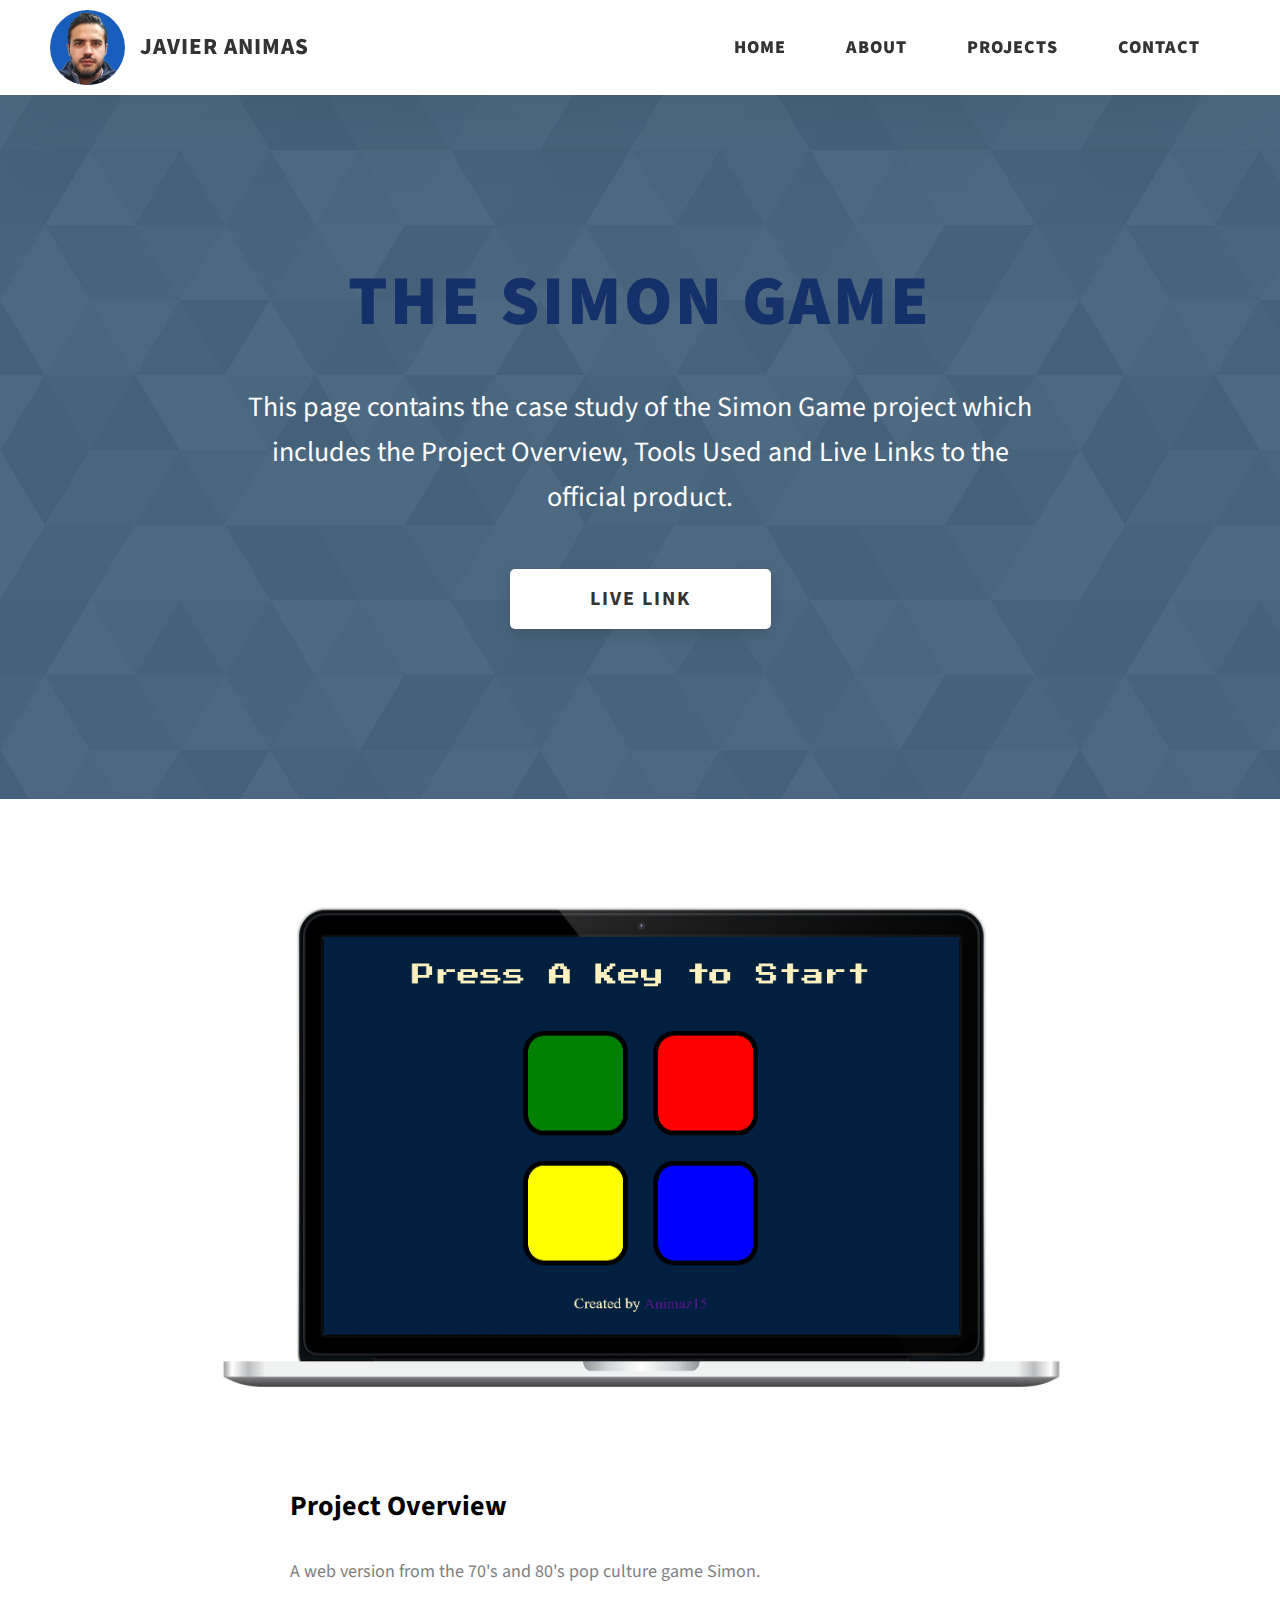
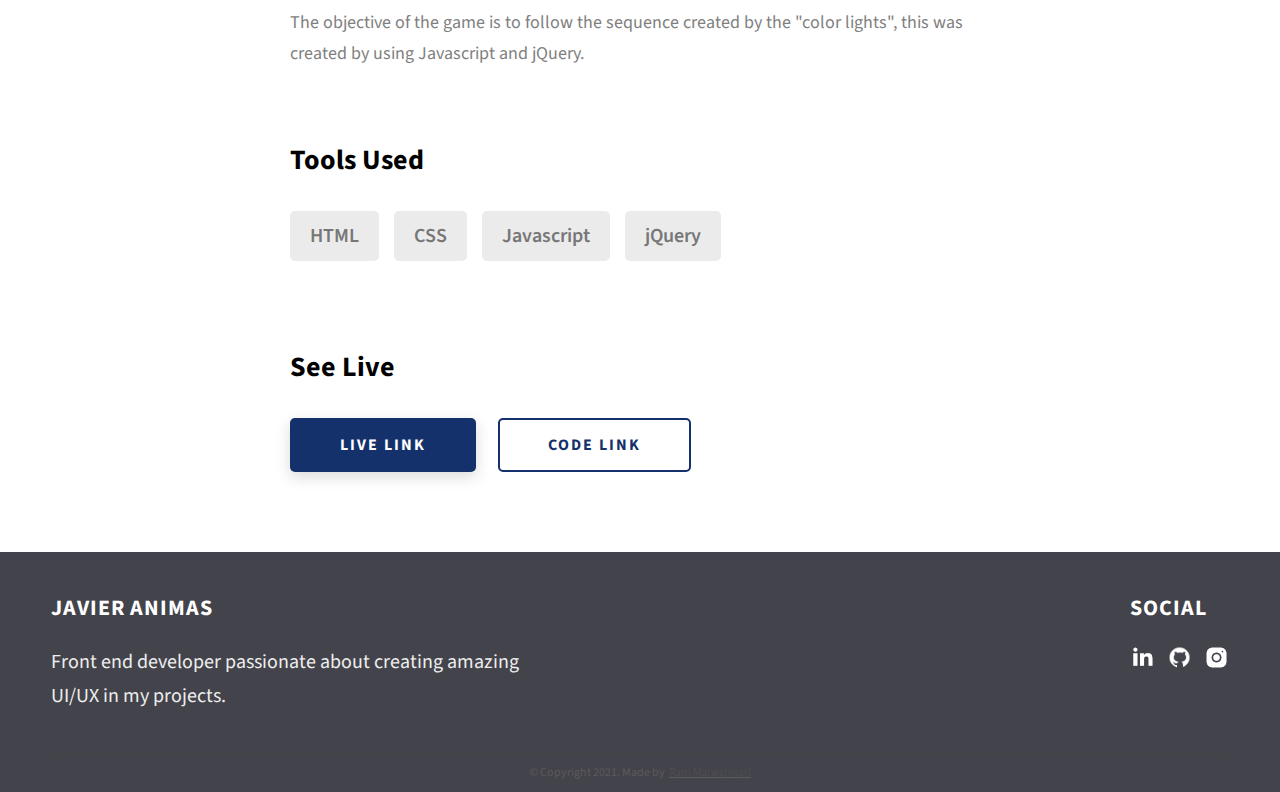
<file: simongame.html>
<!DOCTYPE html>
<html lang="en">
  <head>
    <meta charset="UTF-8" />
    <meta name="viewport" content="width=device-width, initial-scale=1.0" />
    <meta http-equiv="X-UA-Compatible" content="ie=edge" />
    <title>Case Study of The Simon Game</title>
    <meta name="description" content="Case study page of Project" />

    <link rel="stylesheet" href="css/style.css" />

    <link rel="preconnect" href="https://fonts.googleapis.com" />
    <link rel="preconnect" href="https://fonts.gstatic.com" crossorigin />
    <link
      href="https://fonts.googleapis.com/css2?family=Source+Sans+Pro:wght@400;600;700;900&display=swap"
      rel="stylesheet"
    />
  </head>
  <body>
    <header class="header">
      <div class="header__content">
        <div class="header__logo-container">
          <div class="header__logo-img-cont">
            <img
              src="./assets/png/javier-animas.png"
              alt="Javier Animas Logo Image"
              class="header__logo-img"
            />
          </div>
          <span class="header__logo-sub">Javier Animas</span>
        </div>
        <div class="header__main">
          <ul class="header__links">
            <li class="header__link-wrapper">
              <a href="./index.html" class="header__link"> Home </a>
            </li>
            <li class="header__link-wrapper">
              <a href="./index.html#about" class="header__link">About </a>
            </li>
            <li class="header__link-wrapper">
              <a href="./index.html#projects" class="header__link">
                Projects
              </a>
            </li>
            <li class="header__link-wrapper">
              <a href="./index.html#contact" class="header__link"> Contact </a>
            </li>
          </ul>
          <div class="header__main-ham-menu-cont">
            <img
              src="./assets/svg/ham-menu.svg"
              alt="hamburger menu"
              class="header__main-ham-menu"
            />
            <img
              src="./assets/svg/ham-menu-close.svg"
              alt="hamburger menu close"
              class="header__main-ham-menu-close d-none"
            />
          </div>
        </div>
      </div>
      <div class="header__sm-menu">
        <div class="header__sm-menu-content">
          <ul class="header__sm-menu-links">
            <li class="header__sm-menu-link">
              <a href="./index.html"> Home </a>
            </li>

            <li class="header__sm-menu-link">
              <a href="./index.html#about"> About </a>
            </li>

            <li class="header__sm-menu-link">
              <a href="./index.html#projects"> Projects </a>
            </li>

            <li class="header__sm-menu-link">
              <a href="./index.html#contact"> Contact </a>
            </li>
          </ul>
        </div>
      </div>
    </header>
    <section class="project-cs-hero">
      <div class="project-cs-hero__content">
        <h1 class="heading-primary myName">The Simon Game</h1>
        <div class="project-cs-hero__info">
          <p class="text-primary">
            This page contains the case study of the Simon Game project which includes the Project Overview, Tools Used and Live Links to the official product.
          </p>
        </div>
        <div class="project-cs-hero__cta">
          <a href="https://simongame-anmz.netlify.app" class="btn btn--bg" target="_blank">Live Link</a>
        </div>
      </div>
    </section>
    <section class="project-details">
      <div class="main-container">
        <div class="project-details__content">
          <div class="project-details__showcase-img-cont">
            <img
              src="./assets/jpeg/simon.jpg"
              alt="Project Image"
              class="project-details__showcase-img"
            />
          </div>
          <div class="project-details__content-main">
            <div class="project-details__desc">
              <h3 class="project-details__content-title">Project Overview</h3>
              <p class="project-details__desc-para">
                A web version from the 70's and 80's pop culture game Simon.
              </p>
              <p class="project-details__desc-para">
                The objective of the game is to follow the sequence created by the "color lights", this was created by using Javascript and jQuery.
              </p>
            </div>
            <div class="project-details__tools-used">
              <h3 class="project-details__content-title">Tools Used</h3>
              <div class="skills">
                <div class="skills__skill">HTML</div>
                <div class="skills__skill">CSS</div>
                <div class="skills__skill">Javascript</div>
                <div class="skills__skill">jQuery</div>

              </div>
            </div>
            <div class="project-details__links">
              <h3 class="project-details__content-title">See Live</h3>
              <a
                href="https://simongame-anmz.netlify.app"
                class="btn btn--med btn--theme project-details__links-btn"
                target="_blank"
                >Live Link</a
              >
              <a
                href="https://github.com/Animaz15/SimonGame"
                class="btn btn--med btn--theme-inv project-details__links-btn"
                target="_blank"
                >Code Link</a
              >
            </div>
          </div>
        </div>
      </div>
    </section>
    <footer class="main-footer">
      <div class="main-container">
        <div class="main-footer__upper">
          <div class="main-footer__row main-footer__row-1">
            <h2 class="heading heading-sm main-footer__heading-sm">
              <span>Social</span>
            </h2>
            <div class="main-footer__social-cont">
              <a target="_blank" rel="noreferrer" href="https://linkedin.com/in/javier-animas">
                <img
                  class="main-footer__icon"
                  src="./assets/png/linkedin-ico.png"
                  alt="icon"
                />
              </a>
              <a target="_blank" rel="noreferrer" href="https://github.com/Animaz15">
                <img
                  class="main-footer__icon"
                  src="./assets/png/github-ico.png"
                  alt="icon"
                />
              </a>
              <a target="_blank" rel="noreferrer" href="https://instagram.com/animaz15">
                <img
                  class="main-footer__icon main-footer__icon--mr-none"
                  src="./assets/png/insta-ico.png"
                  alt="icon"
                />
              </a>
            </div>
          </div>
          <div class="main-footer__row main-footer__row-2">
            <h4 class="heading heading-sm text-lt">Javier Animas</h4>
            <p class="main-footer__short-desc">
              Front end developer passionate about creating amazing UI/UX in my projects.
            </p>
          </div>
        </div>

        <!-- If you give me some credit or shoutout here by linking to my website, then it will be a big thing for me and will help me a lot :) -->
        <div class="main-footer__lower">
          &copy; Copyright 2021. Made by
          <a rel="noreferrer" target="_blank" href="https://rammaheshwari.com"
            >Ram Maheshwari</a
          >
        </div>
      </div>
    </footer>
    <script src="./index.js"></script>
  </body>
</html>
</file>
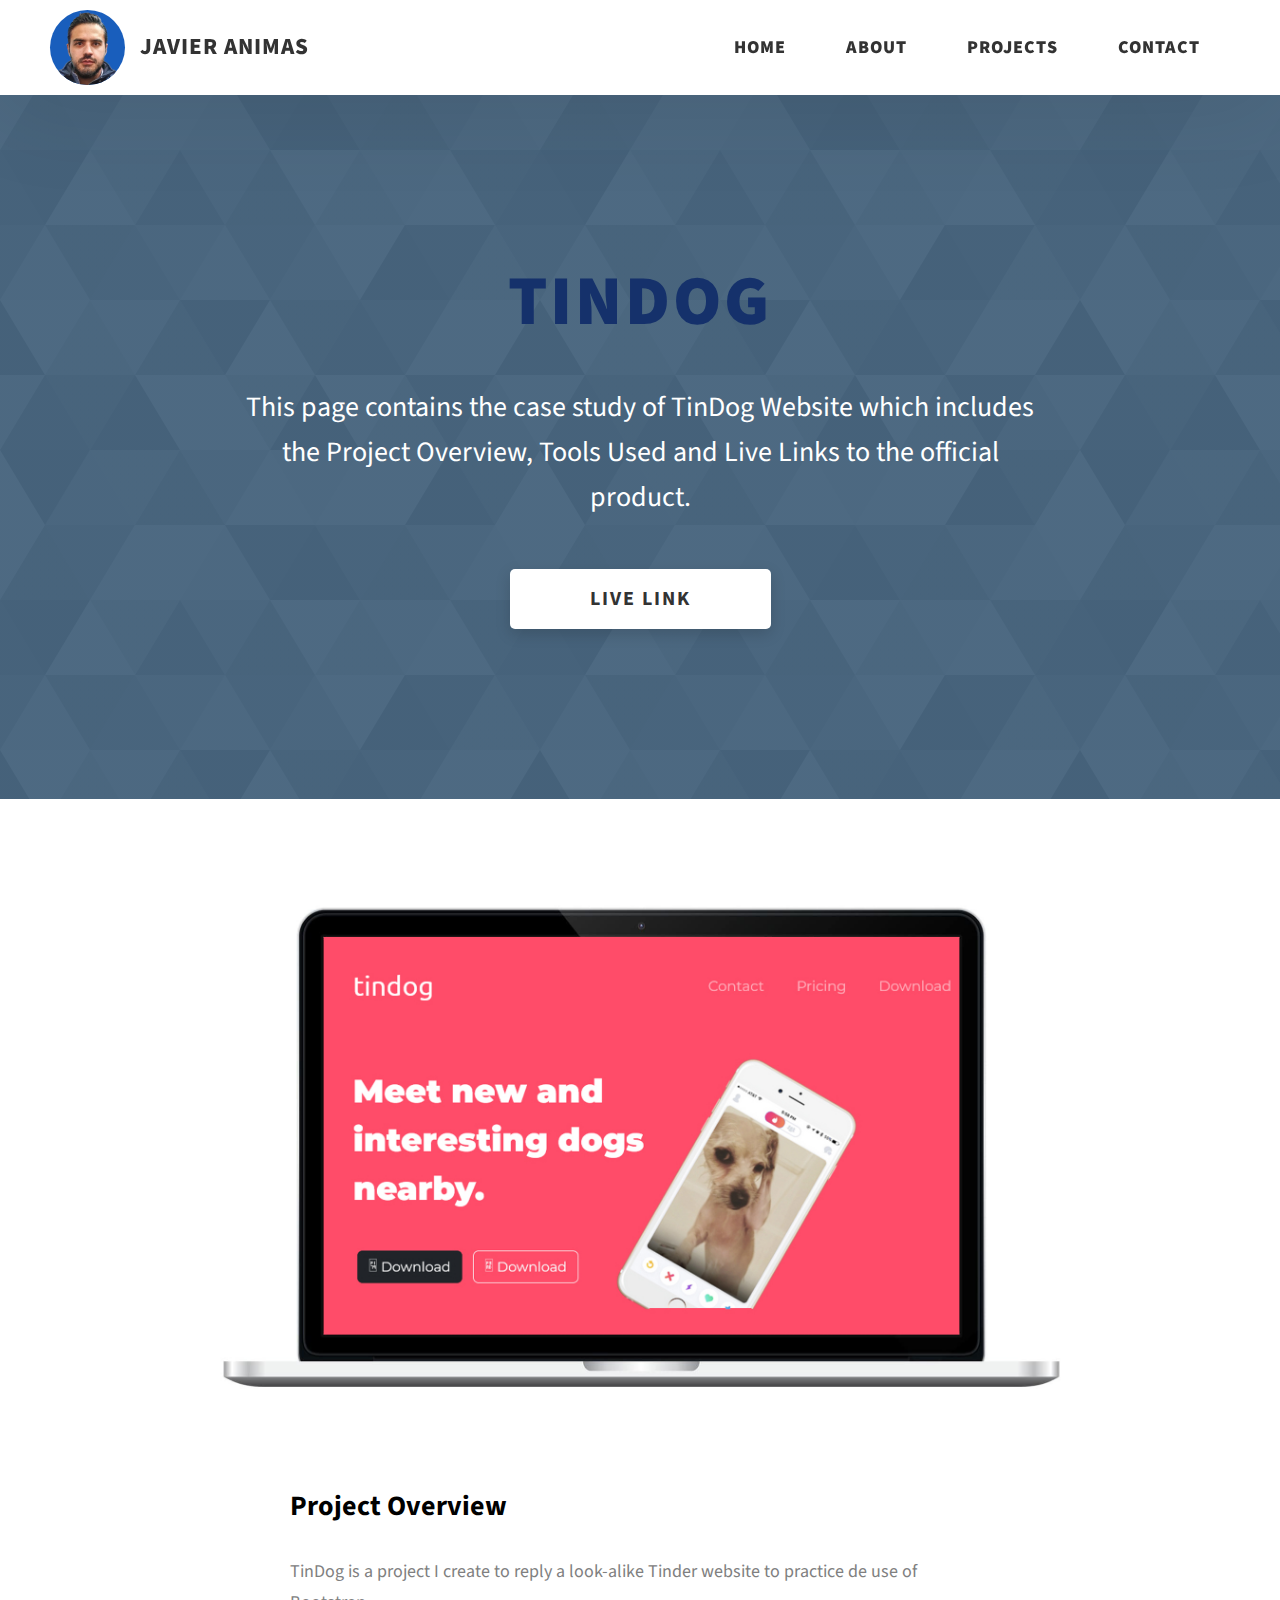
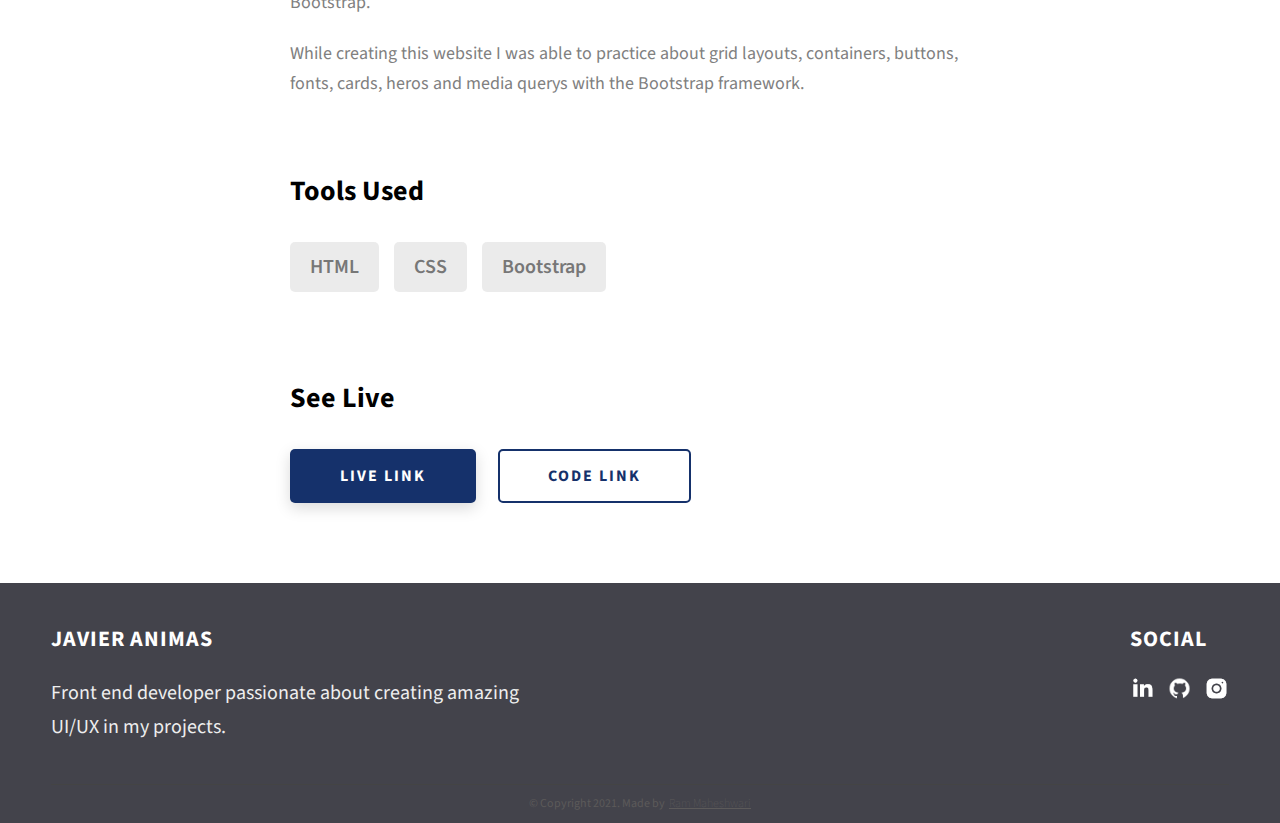
<file: tindog.html>
<!DOCTYPE html>
<html lang="en">
  <head>
    <meta charset="UTF-8" />
    <meta name="viewport" content="width=device-width, initial-scale=1.0" />
    <meta http-equiv="X-UA-Compatible" content="ie=edge" />
    <title>Case Study of TinDog Website</title>
    <meta name="description" content="Case study page of Project" />

    <link rel="stylesheet" href="css/style.css" />

    <link rel="preconnect" href="https://fonts.googleapis.com" />
    <link rel="preconnect" href="https://fonts.gstatic.com" crossorigin />
    <link
      href="https://fonts.googleapis.com/css2?family=Source+Sans+Pro:wght@400;600;700;900&display=swap"
      rel="stylesheet"
    />
  </head>
  <body>
    <header class="header">
      <div class="header__content">
        <div class="header__logo-container">
          <div class="header__logo-img-cont">
            <img
              src="./assets/png/javier-animas.png"
              alt="Javier Animas Logo Image"
              class="header__logo-img"
            />
          </div>
          <span class="header__logo-sub">Javier Animas</span>
        </div>
        <div class="header__main">
          <ul class="header__links">
            <li class="header__link-wrapper">
              <a href="./index.html" class="header__link"> Home </a>
            </li>
            <li class="header__link-wrapper">
              <a href="./index.html#about" class="header__link">About </a>
            </li>
            <li class="header__link-wrapper">
              <a href="./index.html#projects" class="header__link">
                Projects
              </a>
            </li>
            <li class="header__link-wrapper">
              <a href="./index.html#contact" class="header__link"> Contact </a>
            </li>
          </ul>
          <div class="header__main-ham-menu-cont">
            <img
              src="./assets/svg/ham-menu.svg"
              alt="hamburger menu"
              class="header__main-ham-menu"
            />
            <img
              src="./assets/svg/ham-menu-close.svg"
              alt="hamburger menu close"
              class="header__main-ham-menu-close d-none"
            />
          </div>
        </div>
      </div>
      <div class="header__sm-menu">
        <div class="header__sm-menu-content">
          <ul class="header__sm-menu-links">
            <li class="header__sm-menu-link">
              <a href="./index.html"> Home </a>
            </li>

            <li class="header__sm-menu-link">
              <a href="./index.html#about"> About </a>
            </li>

            <li class="header__sm-menu-link">
              <a href="./index.html#projects"> Projects </a>
            </li>

            <li class="header__sm-menu-link">
              <a href="./index.html#contact"> Contact </a>
            </li>
          </ul>
        </div>
      </div>
    </header>
    <section class="project-cs-hero">
      <div class="project-cs-hero__content">
        <h1 class="heading-primary myName">TinDog</h1>
        <div class="project-cs-hero__info">
          <p class="text-primary">
            This page contains the case study of TinDog Website which includes the Project Overview, Tools Used and Live Links to the official product.
          </p>
        </div>
        <div class="project-cs-hero__cta">
          <a href="https://tindoganmz.netlify.app" class="btn btn--bg" target="_blank">Live Link</a>
        </div>
      </div>
    </section>
    <section class="project-details">
      <div class="main-container">
        <div class="project-details__content">
          <div class="project-details__showcase-img-cont">
            <img
              src="./assets/jpeg/tindog.jpg"
              alt="Project Image"
              class="project-details__showcase-img"
            />
          </div>
          <div class="project-details__content-main">
            <div class="project-details__desc">
              <h3 class="project-details__content-title">Project Overview</h3>
              <p class="project-details__desc-para">
                TinDog is a project I create to reply a look-alike Tinder website to practice de use of Bootstrap.
              </p>
              <p class="project-details__desc-para">
                While creating this website I was able to practice about grid layouts, containers, buttons, fonts, cards, heros and media querys with the Bootstrap framework.
              </p>
            </div>
            <div class="project-details__tools-used">
              <h3 class="project-details__content-title">Tools Used</h3>
              <div class="skills">
                <div class="skills__skill">HTML</div>
                <div class="skills__skill">CSS</div>
                <div class="skills__skill">Bootstrap</div>

              </div>
            </div>
            <div class="project-details__links">
              <h3 class="project-details__content-title">See Live</h3>
              <a
                href="https://tindoganmz.netlify.app"
                class="btn btn--med btn--theme project-details__links-btn"
                target="_blank"
                >Live Link</a
              >
              <a
                href="https://github.com/Animaz15/TinDog"
                class="btn btn--med btn--theme-inv project-details__links-btn"
                target="_blank"
                >Code Link</a
              >
            </div>
          </div>
        </div>
      </div>
    </section>
    <footer class="main-footer">
      <div class="main-container">
        <div class="main-footer__upper">
          <div class="main-footer__row main-footer__row-1">
            <h2 class="heading heading-sm main-footer__heading-sm">
              <span>Social</span>
            </h2>
            <div class="main-footer__social-cont">
              <a target="_blank" rel="noreferrer" href="https://linkedin.com/in/javier-animas">
                <img
                  class="main-footer__icon"
                  src="./assets/png/linkedin-ico.png"
                  alt="icon"
                />
              </a>
              <a target="_blank" rel="noreferrer" href="https://github.com/Animaz15">
                <img
                  class="main-footer__icon"
                  src="./assets/png/github-ico.png"
                  alt="icon"
                />
              </a>
              <a target="_blank" rel="noreferrer" href="https://instagram.com/animaz15">
                <img
                  class="main-footer__icon main-footer__icon--mr-none"
                  src="./assets/png/insta-ico.png"
                  alt="icon"
                />
              </a>
            </div>
          </div>
          <div class="main-footer__row main-footer__row-2">
            <h4 class="heading heading-sm text-lt">Javier Animas</h4>
            <p class="main-footer__short-desc">
              Front end developer passionate about creating amazing UI/UX in my projects.
            </p>
          </div>
        </div>

        <!-- If you give me some credit or shoutout here by linking to my website, then it will be a big thing for me and will help me a lot :) -->
        <div class="main-footer__lower">
          &copy; Copyright 2021. Made by
          <a rel="noreferrer" target="_blank" href="https://rammaheshwari.com"
            >Ram Maheshwari</a
          >
        </div>
      </div>
    </footer>
    <script src="./index.js"></script>
  </body>
</html>
</file>
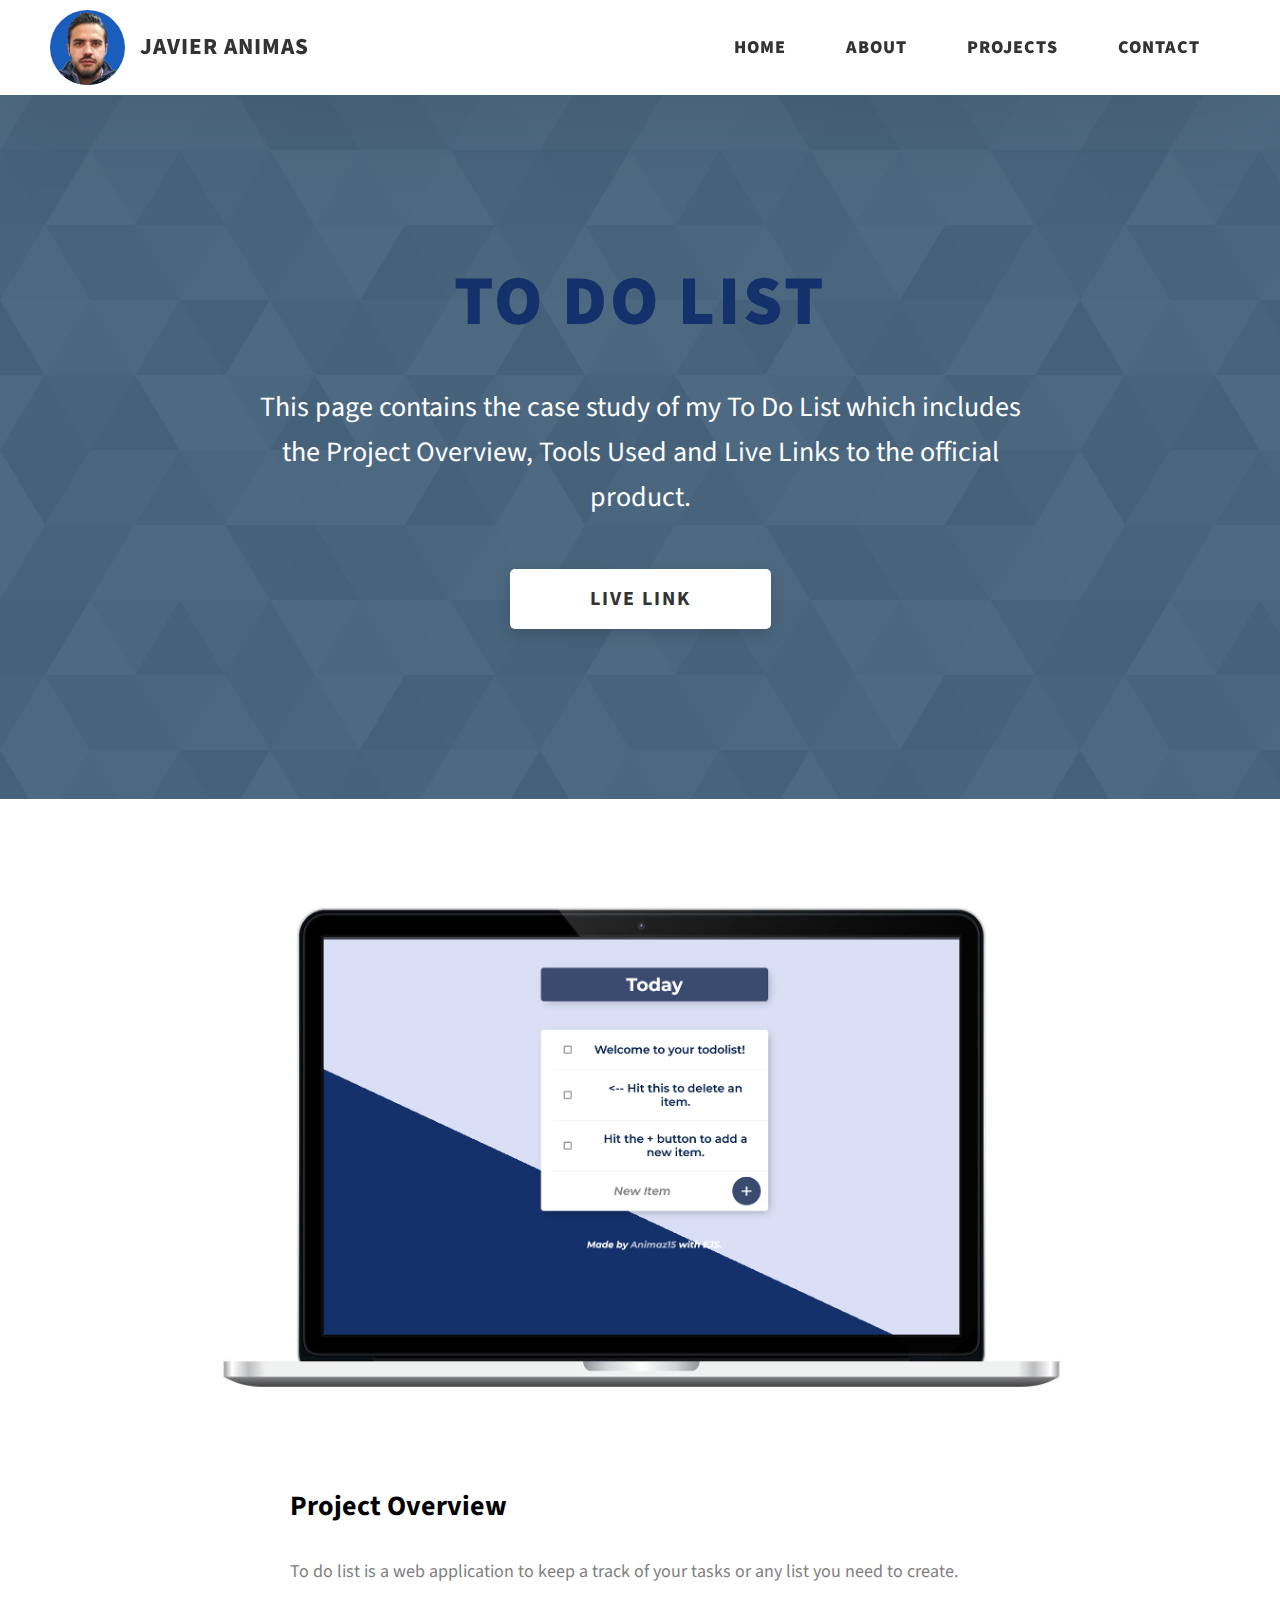
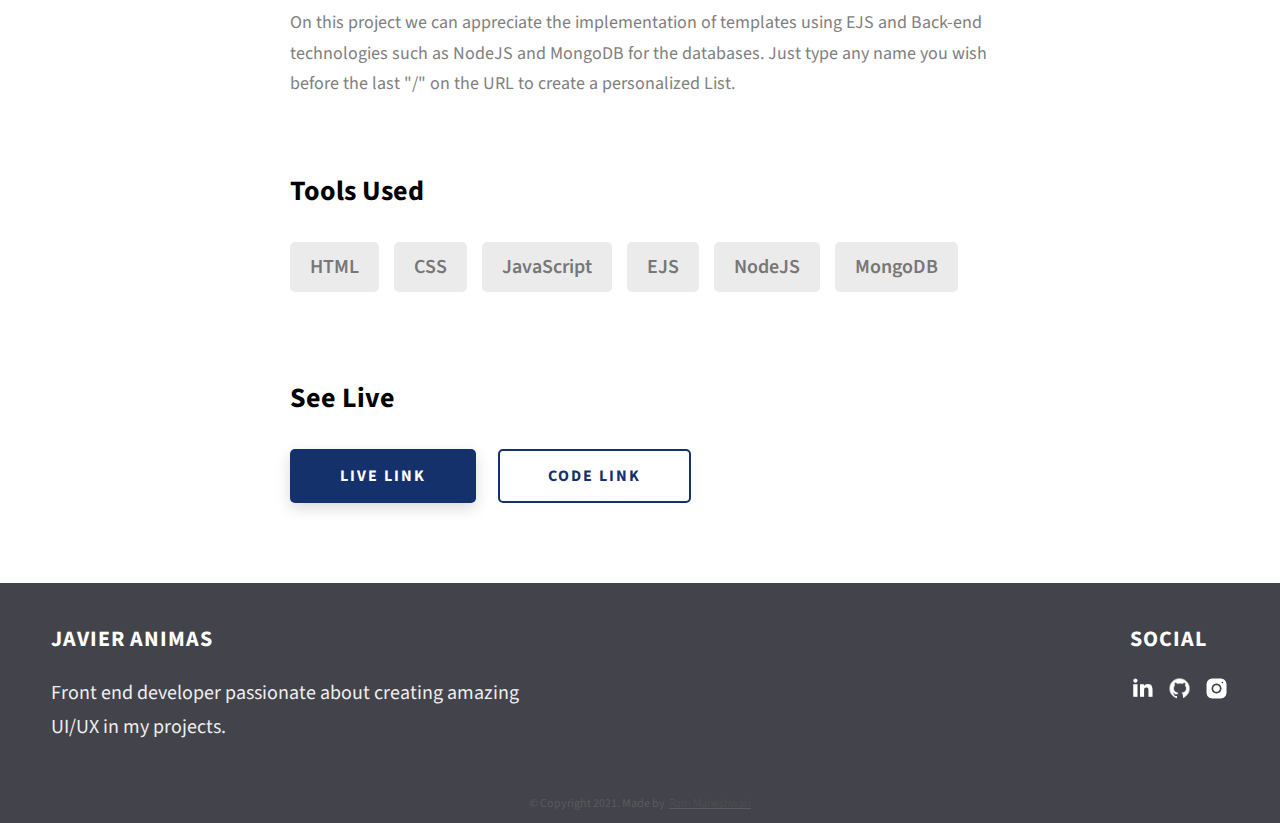
<file: todolist.html>
<!DOCTYPE html>
<html lang="en">
  <head>
    <meta charset="UTF-8" />
    <meta name="viewport" content="width=device-width, initial-scale=1.0" />
    <meta http-equiv="X-UA-Compatible" content="ie=edge" />
    <title>Case Study of To Do List</title>
    <meta name="description" content="Case study page of Project" />

    <link rel="stylesheet" href="css/style.css" />

    <link rel="preconnect" href="https://fonts.googleapis.com" />
    <link rel="preconnect" href="https://fonts.gstatic.com" crossorigin />
    <link
      href="https://fonts.googleapis.com/css2?family=Source+Sans+Pro:wght@400;600;700;900&display=swap"
      rel="stylesheet"
    />
  </head>
  <body>
    <header class="header">
      <div class="header__content">
        <div class="header__logo-container">
          <div class="header__logo-img-cont">
            <img
              src="./assets/png/javier-animas.png"
              alt="Javier Animas Logo Image"
              class="header__logo-img"
            />
          </div>
          <span class="header__logo-sub">Javier Animas</span>
        </div>
        <div class="header__main">
          <ul class="header__links">
            <li class="header__link-wrapper">
              <a href="./index.html" class="header__link"> Home </a>
            </li>
            <li class="header__link-wrapper">
              <a href="./index.html#about" class="header__link">About </a>
            </li>
            <li class="header__link-wrapper">
              <a href="./index.html#projects" class="header__link">
                Projects
              </a>
            </li>
            <li class="header__link-wrapper">
              <a href="./index.html#contact" class="header__link"> Contact </a>
            </li>
          </ul>
          <div class="header__main-ham-menu-cont">
            <img
              src="./assets/svg/ham-menu.svg"
              alt="hamburger menu"
              class="header__main-ham-menu"
            />
            <img
              src="./assets/svg/ham-menu-close.svg"
              alt="hamburger menu close"
              class="header__main-ham-menu-close d-none"
            />
          </div>
        </div>
      </div>
      <div class="header__sm-menu">
        <div class="header__sm-menu-content">
          <ul class="header__sm-menu-links">
            <li class="header__sm-menu-link">
              <a href="./index.html"> Home </a>
            </li>

            <li class="header__sm-menu-link">
              <a href="./index.html#about"> About </a>
            </li>

            <li class="header__sm-menu-link">
              <a href="./index.html#projects"> Projects </a>
            </li>

            <li class="header__sm-menu-link">
              <a href="./index.html#contact"> Contact </a>
            </li>
          </ul>
        </div>
      </div>
    </header>
    <section class="project-cs-hero">
      <div class="project-cs-hero__content">
        <h1 class="heading-primary myName">To Do List</h1>
        <div class="project-cs-hero__info">
          <p class="text-primary">
            This page contains the case study of my To Do List which includes the Project Overview, Tools Used and Live Links to the official product.
          </p>
        </div>
        <div class="project-cs-hero__cta">
          <a href="https://animas-todo.herokuapp.com/" class="btn btn--bg" target="_blank">Live Link</a>
        </div>
      </div>
    </section>
    <section class="project-details">
      <div class="main-container">
        <div class="project-details__content">
          <div class="project-details__showcase-img-cont">
            <img
              src="./assets/jpeg/todolist.jpg"
              alt="Project Image"
              class="project-details__showcase-img"
            />
          </div>
          <div class="project-details__content-main">
            <div class="project-details__desc">
              <h3 class="project-details__content-title">Project Overview</h3>
              <p class="project-details__desc-para">
                To do list is a web application to keep a track of your tasks or any list you need to create.
              </p>
              <p class="project-details__desc-para">
                On this project we can appreciate the implementation of templates using EJS and  Back-end technologies such as NodeJS and MongoDB for the databases. Just type any name you wish before the last "/" on the URL to create a personalized List.
              </p>
            </div>
            <div class="project-details__tools-used">
              <h3 class="project-details__content-title">Tools Used</h3>
              <div class="skills">
                <div class="skills__skill">HTML</div>
                <div class="skills__skill">CSS</div>
                <div class="skills__skill">JavaScript</div>
                <div class="skills__skill">EJS</div>
                <div class="skills__skill">NodeJS</div>
                <div class="skills__skill">MongoDB</div>
              </div>
            </div>
            <div class="project-details__links">
              <h3 class="project-details__content-title">See Live</h3>
              <a
                href="https://animas-todo.herokuapp.com/"
                class="btn btn--med btn--theme project-details__links-btn"
                target="_blank"
                >Live Link</a
              >
              <a
                href="https://github.com/Animaz15/todolist"
                class="btn btn--med btn--theme-inv project-details__links-btn"
                target="_blank"
                >Code Link</a
              >
            </div>
          </div>
        </div>
      </div>
    </section>
    <footer class="main-footer">
      <div class="main-container">
        <div class="main-footer__upper">
          <div class="main-footer__row main-footer__row-1">
            <h2 class="heading heading-sm main-footer__heading-sm">
              <span>Social</span>
            </h2>
            <div class="main-footer__social-cont">
              <a target="_blank" rel="noreferrer" href="https://linkedin.com/in/javier-animas">
                <img
                  class="main-footer__icon"
                  src="./assets/png/linkedin-ico.png"
                  alt="icon"
                />
              </a>
              <a target="_blank" rel="noreferrer" href="https://github.com/Animaz15">
                <img
                  class="main-footer__icon"
                  src="./assets/png/github-ico.png"
                  alt="icon"
                />
              </a>
              <a target="_blank" rel="noreferrer" href="https://instagram.com/animaz15">
                <img
                  class="main-footer__icon main-footer__icon--mr-none"
                  src="./assets/png/insta-ico.png"
                  alt="icon"
                />
              </a>
            </div>
          </div>
          <div class="main-footer__row main-footer__row-2">
            <h4 class="heading heading-sm text-lt">Javier Animas</h4>
            <p class="main-footer__short-desc">
              Front end developer passionate about creating amazing UI/UX in my projects.
            </p>
          </div>
        </div>

        <!-- If you give me some credit or shoutout here by linking to my website, then it will be a big thing for me and will help me a lot :) -->
        <div class="main-footer__lower">
          &copy; Copyright 2021. Made by
          <a rel="noreferrer" target="_blank" href="https://rammaheshwari.com"
            >Ram Maheshwari</a
          >
        </div>
      </div>
    </footer>
    <script src="./index.js"></script>
  </body>
</html>
</file>
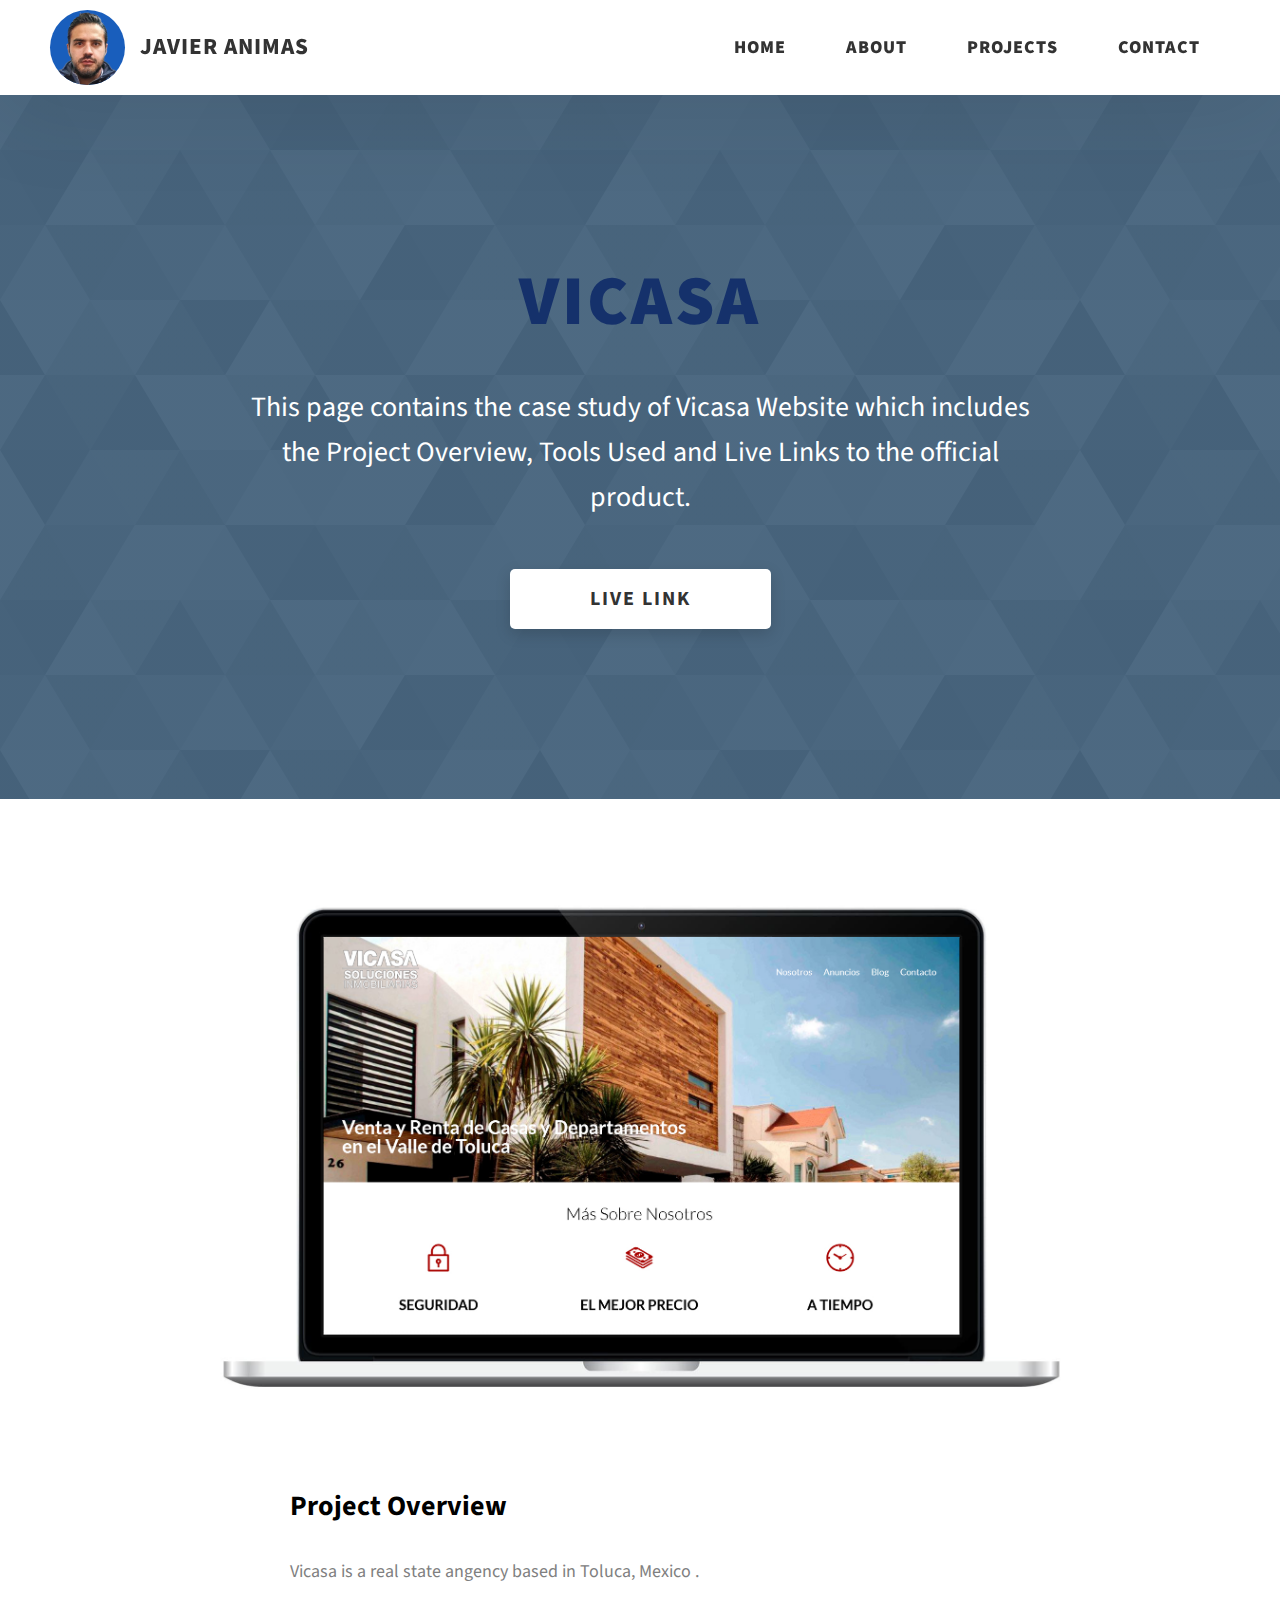
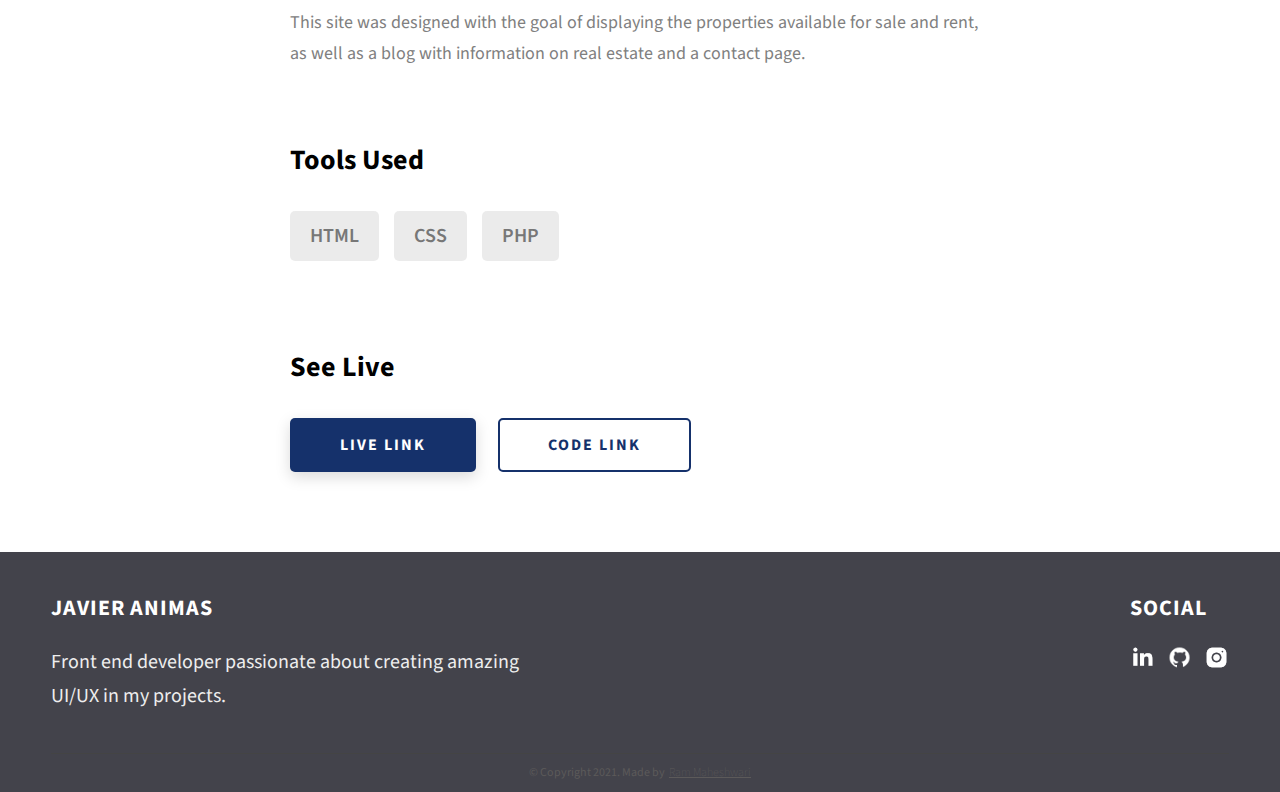
<file: vicasa.html>
<!DOCTYPE html>
<html lang="en">
  <head>
    <meta charset="UTF-8" />
    <meta name="viewport" content="width=device-width, initial-scale=1.0" />
    <meta http-equiv="X-UA-Compatible" content="ie=edge" />
    <title>Case Study of Vicasa Website</title>
    <meta name="description" content="Case study page of Project" />

    <link rel="stylesheet" href="css/style.css" />

    <link rel="preconnect" href="https://fonts.googleapis.com" />
    <link rel="preconnect" href="https://fonts.gstatic.com" crossorigin />
    <link
      href="https://fonts.googleapis.com/css2?family=Source+Sans+Pro:wght@400;600;700;900&display=swap"
      rel="stylesheet"
    />
  </head>
  <body>
    <header class="header">
      <div class="header__content">
        <div class="header__logo-container">
          <div class="header__logo-img-cont">
            <img
              src="./assets/png/javier-animas.png"
              alt="Javier Animas Logo Image"
              class="header__logo-img"
            />
          </div>
          <span class="header__logo-sub">Javier Animas</span>
        </div>
        <div class="header__main">
          <ul class="header__links">
            <li class="header__link-wrapper">
              <a href="./index.html" class="header__link"> Home </a>
            </li>
            <li class="header__link-wrapper">
              <a href="./index.html#about" class="header__link">About </a>
            </li>
            <li class="header__link-wrapper">
              <a href="./index.html#projects" class="header__link">
                Projects
              </a>
            </li>
            <li class="header__link-wrapper">
              <a href="./index.html#contact" class="header__link"> Contact </a>
            </li>
          </ul>
          <div class="header__main-ham-menu-cont">
            <img
              src="./assets/svg/ham-menu.svg"
              alt="hamburger menu"
              class="header__main-ham-menu"
            />
            <img
              src="./assets/svg/ham-menu-close.svg"
              alt="hamburger menu close"
              class="header__main-ham-menu-close d-none"
            />
          </div>
        </div>
      </div>
      <div class="header__sm-menu">
        <div class="header__sm-menu-content">
          <ul class="header__sm-menu-links">
            <li class="header__sm-menu-link">
              <a href="./index.html"> Home </a>
            </li>

            <li class="header__sm-menu-link">
              <a href="./index.html#about"> About </a>
            </li>

            <li class="header__sm-menu-link">
              <a href="./index.html#projects"> Projects </a>
            </li>

            <li class="header__sm-menu-link">
              <a href="./index.html#contact"> Contact </a>
            </li>
          </ul>
        </div>
      </div>
    </header>
    <section class="project-cs-hero">
      <div class="project-cs-hero__content">
        <h1 class="heading-primary myName">VICASA</h1>
        <div class="project-cs-hero__info">
          <p class="text-primary">
            This page contains the case study of Vicasa Website which includes the Project Overview, Tools Used and Live Links to the official product.
          </p>
        </div>
        <div class="project-cs-hero__cta">
          <a href="https://vicasainmobiliaria.netlify.app" class="btn btn--bg" target="_blank">Live Link</a>
        </div>
      </div>
    </section>
    <section class="project-details">
      <div class="main-container">
        <div class="project-details__content">
          <div class="project-details__showcase-img-cont">
            <img
              src="./assets/jpeg/vicasa.jpg"
              alt="Project Image"
              class="project-details__showcase-img"
            />
          </div>
          <div class="project-details__content-main">
            <div class="project-details__desc">
              <h3 class="project-details__content-title">Project Overview</h3>
              <p class="project-details__desc-para">
                Vicasa is a real state angency based in Toluca, Mexico .
              </p>
              <p class="project-details__desc-para">
                This site was designed with the goal of displaying the properties available for sale and rent, as well as a blog with information on real estate and a contact page.
              </p>
            </div>
            <div class="project-details__tools-used">
              <h3 class="project-details__content-title">Tools Used</h3>
              <div class="skills">
                <div class="skills__skill">HTML</div>
                <div class="skills__skill">CSS</div>
                <div class="skills__skill">PHP</div>

              </div>
            </div>
            <div class="project-details__links">
              <h3 class="project-details__content-title">See Live</h3>
              <a
                href="https://vicasainmobiliaria.netlify.app"
                class="btn btn--med btn--theme project-details__links-btn"
                target="_blank"
                >Live Link</a
              >
              <a
                href="https://github.com/Animaz15/Vicasa"
                class="btn btn--med btn--theme-inv project-details__links-btn"
                target="_blank"
                >Code Link</a
              >
            </div>
          </div>
        </div>
      </div>
    </section>
    <footer class="main-footer">
      <div class="main-container">
        <div class="main-footer__upper">
          <div class="main-footer__row main-footer__row-1">
            <h2 class="heading heading-sm main-footer__heading-sm">
              <span>Social</span>
            </h2>
            <div class="main-footer__social-cont">
              <a target="_blank" rel="noreferrer" href="https://linkedin.com/in/javier-animas">
                <img
                  class="main-footer__icon"
                  src="./assets/png/linkedin-ico.png"
                  alt="icon"
                />
              </a>
              <a target="_blank" rel="noreferrer" href="https://github.com/Animaz15">
                <img
                  class="main-footer__icon"
                  src="./assets/png/github-ico.png"
                  alt="icon"
                />
              </a>
              <a target="_blank" rel="noreferrer" href="https://instagram.com/animaz15">
                <img
                  class="main-footer__icon main-footer__icon--mr-none"
                  src="./assets/png/insta-ico.png"
                  alt="icon"
                />
              </a>
            </div>
          </div>
          <div class="main-footer__row main-footer__row-2">
            <h4 class="heading heading-sm text-lt">Javier Animas</h4>
            <p class="main-footer__short-desc">
              Front end developer passionate about creating amazing UI/UX in my projects.
            </p>
          </div>
        </div>

        <!-- If you give me some credit or shoutout here by linking to my website, then it will be a big thing for me and will help me a lot :) -->
        <div class="main-footer__lower">
          &copy; Copyright 2021. Made by
          <a rel="noreferrer" target="_blank" href="https://rammaheshwari.com"
            >Ram Maheshwari</a
          >
        </div>
      </div>
    </footer>
    <script src="./index.js"></script>
  </body>
</html>
</file>
<file: css/style.css>
/*
0 - 600px:      Phone
600 - 900px:    Tablet portrait
900 - 1200px:   Tablet landscape
[1200 - 1800] is where our normal styles apply
1800px + :      Big desktop
$breakpoint arguement choices:
- phone
- tab-port
- tab-land
- big-desktop

Inside media queries 1em is always 16px i.e 1em = 16px at every screen size only inside media queries
*/
*,
*::after,
*::before {
  margin: 0;
  padding: 0;
  box-sizing: inherit;
 }

html {
  font-size: 62.5%;
  scroll-behavior: smooth; }
  @media only screen and (max-width: 75em) {
    html {
      font-size: 59%; } }
  @media only screen and (max-width: 56.25em) {
    html {
      font-size: 56%; } }
  @media only screen and (min-width: 112.5em) {
    html {
      font-size: 65%; } }

body {
  box-sizing: border-box;
  position: relative;
  line-height: 1.5;
  font-family: sans-serif;
  overflow-x: hidden;
  overflow-y: scroll;
  font-family: 'Source Sans Pro', sans-serif; }

a {
  text-decoration: none;
  color: inherit; }

li {
  list-style: none; }

input:focus,
button:focus,
a:focus,
textarea:focus {
  outline: none; }

button {
  border: none;
  cursor: pointer; }

textarea {
  resize: none; }

.heading-primary {
  font-size: 6rem;
  text-transform: uppercase;
  letter-spacing: 3px;
  text-align: center; }
  @media only screen and (max-width: 37.5em) {
    .heading-primary {
      font-size: 4.5rem; } }
.myName {
  color: #15316B;
  font-size: 7rem;
  font-weight: 900;
}
.heading-sec__mb-bg {
  margin-bottom: 11rem; }
  @media only screen and (max-width: 56.25em) {
    .heading-sec__mb-bg {
      margin-bottom: 8rem; } }

.heading-sec__mb-med {
  margin-bottom: 9rem; }
  @media only screen and (max-width: 56.25em) {
    .heading-sec__mb-med {
      margin-bottom: 8rem; } }

.heading-sec__main {
  display: block;
  font-size: 4rem;
  text-transform: uppercase;
  letter-spacing: 1px;
  letter-spacing: 3px;
  text-align: center;
  margin-bottom: 3.5rem;
  position: relative; }
  .heading-sec__main--lt {
    color: #fff; }
    .heading-sec__main--lt::after {
      content: '';
      background: #fff !important; }
  .heading-sec__main::after {
    content: '';
    position: absolute;
    top: calc(100% + 1.5rem);
    height: 5px;
    width: 3rem;
    background: #15316B;
    left: 50%;
    transform: translateX(-50%);
    border-radius: 5px; }
    @media only screen and (max-width: 37.5em) {
      .heading-sec__main::after {
        top: calc(100% + 1.2rem); } }

.heading-sec__sub {
  display: block;
  text-align: center;
  color: #777;
  font-size: 2.5rem;
  font-weight: 500;
  max-width: 80rem;
  margin: auto;
  line-height: 1.6; }
  @media only screen and (max-width: 37.5em) {
    .heading-sec__sub {
      font-size: 1.8rem; } }
  .heading-sec__sub--lt {
    color: #eee; }

.heading-sm {
  font-size: 2.2rem;
  text-transform: uppercase;
  letter-spacing: 1px; }

.main-container {
  max-width: 120rem;
  margin: auto;
  width: 92%; }

.btn {
  background: #fff;
  color: #333;
  text-transform: uppercase;
  letter-spacing: 2px;
  display: inline-block;
  font-weight: 700;
  border-radius: 5px;
  box-shadow: 0 5px 15px 0 rgba(0, 0, 0, 0.15);
  transition: transform .3s; }
  .btn:hover {
    transform: translateY(-3px); }
  .btn--bg {
    padding: 1.5rem 8rem;
    font-size: 2rem; }
  .btn--med {
    padding: 1.5rem 5rem;
    font-size: 1.6rem; }
  .btn--theme {
    background: #15316B;
    color: #fff; }
  .btn--theme-inv {
    color: #15316B;
    background: #fff;
    border: 2px solid #15316B;
    box-shadow: none;
    padding: calc(1.5rem - 2px) calc(5rem - 2px); }

.sec-pad {
  padding: 12rem 0; }
  @media only screen and (max-width: 56.25em) {
    .sec-pad {
      padding: 8rem 0; } }

.text-primary {
  color: #fff;
  font-size: 2.8rem;
  text-align: center;
  width: 100%;
  line-height: 1.6; }
  @media only screen and (max-width: 37.5em) {
    .text-primary {
      font-size: 2rem; } }

.d-none {
  display: none; }

.home-hero {
  color: #fff;
  background: linear-gradient(to right, rgba(2, 42, 77, 0.7), rgba(2, 42, 77, 0.7)), url(../assets/svg/common-bg.svg);
  background-position: center;
  height: 100vh;
  min-height: 80rem;
  max-height: 120rem;
  position: relative; }
  @media only screen and (max-width: 37.5em) {
    .home-hero {
      height: unset;
      min-height: unset; } }
  .home-hero__socials {
    position: absolute;
    top: 50%;
    border: 2px solid #eee;
    border-left: 2px solid #eee;
    transform: translateY(-50%); }
    @media only screen and (max-width: 56.25em) {
      .home-hero__socials {
        display: none; } }
  .home-hero__mouse-scroll-cont {
    position: absolute;
    bottom: 3%;
    left: 50%;
    transform: translateX(-50%); }
    @media only screen and (max-width: 37.5em) {
      .home-hero__mouse-scroll-cont {
        display: none; } }
  .home-hero__social {
    width: 5rem; }
  .home-hero__social-icon-link {
    width: 100%;
    display: block;
    padding: 1.2rem;
    border-bottom: 2px solid #eee;
    transition: background .3s; }
    .home-hero__social-icon-link:hover {
      background: rgba(255, 255, 255, 0.1); }
    .home-hero__social-icon-link--bd-none {
      border-bottom: 0; }
  .home-hero__social-icon {
    width: 100%; }
  .home-hero__content {
    position: absolute;
    top: 50%;
    left: 50%;
    transform: translate(-50%, -50%);
    max-width: 90rem;
    width: 92%; }
    @media only screen and (max-width: 37.5em) {
      .home-hero__content {
        padding: 19rem 0 13rem 0;
        margin: auto;
        position: static;
        transform: translate(0, 0); } }
  .home-hero__info {
    margin: 3rem auto 0 auto;
    max-width: 80rem; }
  .home-hero__cta {
    margin-top: 5rem;
    text-align: center; }

.about {
  background: #fafafa; }
  .about__content {
    display: grid;
    grid-template-columns: 1fr 1fr;
    grid-gap: 10rem; }
    @media only screen and (max-width: 56.25em) {
      .about__content {
        grid-template-columns: 1fr;
        grid-gap: 8rem; } }
    .about__content-title {
      font-weight: 700;
      font-size: 2.8rem;
      margin-bottom: 3rem; }
      @media only screen and (max-width: 37.5em) {
        .about__content-title {
          font-size: 2.4rem; } }
    .about__content-details-para {
      font-size: 2.2rem;
      color: grey;
      max-width: 60rem;
      line-height: 1.6;
      margin-bottom: 1rem;
    text-align: justify; }
      .about__content-details-para--hl {
        font-weight: 700;
        margin: 0 3px; }
      .about__content-details-para:last-child {
        margin-bottom: 4rem; }

.projects__row {
  display: grid;
  grid-template-columns: 1.5fr 1fr;
  grid-gap: 5rem;
  margin-bottom: 11rem; }
  @media only screen and (max-width: 56.25em) {
    .projects__row {
      grid-template-columns: 1fr;
      grid-gap: 2rem;
      margin-bottom: 8rem; } }
  @media only screen and (max-width: 56.25em) {
    .projects__row {
      text-align: center; } }
  .projects__row:last-child {
    margin-bottom: 0; }
  .projects__row-img-cont {
    overflow: hidden; }
  .projects__row-img {
    width: 100%;
    display: block;
    object-fit: cover; }
  .projects__row-content {
    padding: 2rem 0;
    display: flex;
    justify-content: center;
    flex-direction: column;
    align-items: flex-start; }
    @media only screen and (max-width: 56.25em) {
      .projects__row-content {
        align-items: center; } }
    .projects__row-content-title {
      font-weight: 700;
      font-size: 3.2rem;
      margin-bottom: 2rem; }
      @media only screen and (max-width: 37.5em) {
        .projects__row-content-title {
          font-size: 2.4rem; } }
    .projects__row-content-desc {
      font-size: 2.2rem;
      text-align: justify;
      color: grey;
      max-width: 60rem;
      line-height: 1.6;
      margin-bottom: 3rem; }
      @media only screen and (max-width: 37.5em) {
        .projects__row-content-desc {
          font-size: 1.7rem; } }

.contact {
  background: linear-gradient(to right, rgba(2, 42, 77, 0.7), rgba(2, 42, 77, 0.7)), url(../assets/svg/common-bg.svg);
  background-size: cover;
  background-position: center; }
  .contact__form-container {
    box-shadow: 0 0 10px rgba(0, 0, 0, 0.1);
    background: white;
    padding: 4rem;
    margin-top: 6rem;
    max-width: 80rem;
    text-align: right;
    width: 95%;
    border-radius: 5px;
    margin: 5rem auto 0 auto; }
    @media only screen and (max-width: 37.5em) {
      .contact__form-container {
        padding: 3rem; } }
  .contact__form-field {
    margin-bottom: 4rem; }
    @media only screen and (max-width: 37.5em) {
      .contact__form-field {
        margin-bottom: 3rem; } }
  .contact__form-label {
    color: #666;
    font-size: 2rem;
    letter-spacing: 1px;
    font-weight: 700;
    margin-bottom: 1rem;
    display: block;
    text-align: left; }
  .contact__form-input {
    color: #333;
    padding: 1.5rem;
    width: 100%;
    border: 1px solid #ebebeb;
    font-size: 1.8rem;
    letter-spacing: 0px;
    background: #f0f0f0;
    border-radius: 5px;
    font-weight: 600;
    /* Code for Modern Browsers */
    /* Code for WebKit, Blink, Edge */
    /* Code for Internet Explorer 10-11 */
    /* Code for Microsoft Edge */
    /* Code for Mozilla Firefox 4 to 18 */
    /* Code for Mozilla Firefox 19+ */ }
    .contact__form-input::placeholder {
      color: #999;
      font-weight: 600;
      font-size: 1.6rem; }
    .contact__form-input::-webkit-input-placeholder {
      color: #999;
      font-weight: 600;
      font-size: 1.6rem; }
    .contact__form-input:-ms-input-placeholder {
      color: #999;
      font-weight: 600;
      font-size: 1.6rem; }
    .contact__form-input::-ms-input-placeholder {
      color: #999;
      font-weight: 600;
      font-size: 1.6rem; }
    .contact__form-input:-moz-placeholder {
      opacity: 1;
      color: #999;
      font-weight: 600;
      font-size: 1.6rem; }
    .contact__form-input::-moz-placeholder {
      opacity: 1;
      color: #999;
      font-weight: 600;
      font-size: 1.6rem; }
  .contact__btn {
    width: 30%;
    padding: 2rem 4rem;
    font-size: 1.6rem; }
    @media only screen and (max-width: 37.5em) {
      .contact__btn {
        width: 100%; } }

.project-cs-hero {
  color: #fff;
  background: linear-gradient(to right,rgba(2, 42, 77, 0.7), rgba(2, 42, 77, 0.7)), url(../assets/svg/common-bg.svg);
  background-size: cover;
  background-position: center;
  position: relative; }
  @media only screen and (max-width: 37.5em) {
    .project-cs-hero {
      height: unset;
      min-height: unset; } }
  .project-cs-hero__content {
    padding: 25rem 0 17rem 0;
    max-width: 90rem;
    width: 92%;
    margin: auto; }
    @media only screen and (max-width: 37.5em) {
      .project-cs-hero__content {
        padding: 19rem 0 13rem 0;
        margin: auto;
        position: static;
        transform: translate(0, 0); } }
  .project-cs-hero__info {
    margin: 3rem auto 0 auto;
    max-width: 80rem; }
  .project-cs-hero__cta {
    margin-top: 5rem;
    text-align: center; }

.project-details__content {
  padding: 8rem 0;
  max-width: 90rem;
  margin: auto; }
  .project-details__content-title {
    font-weight: 700;
    font-size: 2.8rem;
    margin-bottom: 3rem; }
    @media only screen and (max-width: 37.5em) {
      .project-details__content-title {
        font-size: 2.4rem; } }

.project-details__showcase-img-cont {
  width: 100%;
  margin-bottom: 6rem; }

.project-details__showcase-img {
  width: 100%; }

.project-details__content-main {
  width: 100%;
  max-width: 70rem;
  margin: auto; }

.project-details__desc {
  margin: 0 0 7rem 0; }
  .project-details__desc-para {
    font-size: 1.8rem;
    line-height: 1.7;
    color: grey;
    margin-bottom: 2rem; }

.project-details__tools-used {
  margin: 0 0 7rem 0; }
  .project-details__tools-used-list {
    display: flex;
    flex-wrap: wrap; }
  .project-details__tools-used-item {
    padding: 1rem 2rem;
    margin-bottom: 1.5rem;
    margin-right: 1.5rem;
    font-size: 1.6rem;
    background: rgba(153, 153, 153, 0.2);
    border-radius: 5px;
    font-weight: 600;
    color: #777; }

.project-details__links {
  margin: 0 0; }
  .project-details__links-btn {
    margin-right: 2rem; }
    @media only screen and (max-width: 37.5em) {
      .project-details__links-btn {
        margin-right: 0;
        width: 70%;
        margin-bottom: 2rem;
        text-align: center; } }
    .project-details__links-btn:last-child {
      margin: 0; }
      @media only screen and (max-width: 37.5em) {
        .project-details__links-btn:last-child {
          margin: 0; } }

.header {
  position: fixed;
  width: 100%;
  z-index: 1000;
  background: #000;
  background: #fff;
  box-shadow: 0 10px 100px rgba(0, 0, 0, 0.1); }
  .header__content {
    display: flex;
    align-items: center;
    justify-content: space-between;
    padding: 1rem 5rem; }
    @media only screen and (max-width: 56.25em) {
      .header__content {
        padding: 0 2rem; } }
  .header__logo-container {
    display: flex;
    align-items: center;
    cursor: pointer;
    color: #333;
    transition: color .3s; }
    .header__logo-container:hover {
      color: #073ca5; }
  .header__logo-img-cont {
    width: 7.5rem;
    height: 7.5rem;
    border-radius: 50px;
    overflow: hidden;
    margin-right: 1.5rem;
    background: #195ebc; }
    @media only screen and (max-width: 56.25em) {
      .header__logo-img-cont {
        width: 4.5rem;
        height: 4.5rem;
        margin-right: 1.2rem; } }
  .header__logo-img {
    width: 100%;
    height: 100%;
    object-fit: cover;
    object-position: center;
    display: block; }
  .header__logo-sub {
    font-size: 2.3rem;
    text-transform: uppercase;
    font-weight: 800;
    letter-spacing: 1px; }
  .header__links {
    display: flex; }
    @media only screen and (max-width: 37.5em) {
      .header__links {
        display: none; } }
  .header__link {
    padding: 2.2rem 3rem;
    display: inline-block;
    font-size: 1.8rem;
    color: #333;
    text-transform: uppercase;
    letter-spacing: 1px;
    font-weight: 900;
    transition: color .3s; }
    .header__link:hover {
      color: #0842b6; }
    @media only screen and (max-width: 56.25em) {
      .header__link {
        padding: 3rem 1.8rem;
       } }
  .header__main-ham-menu-cont {
    display: none;
    width: 3rem;
    padding: 2.2rem 0; }
    @media only screen and (max-width: 37.5em) {
      .header__main-ham-menu-cont {
        display: block; } }
  .header__main-ham-menu {
    width: 100%; }
  .header__main-ham-menu-close {
    width: 100%; }
  .header__sm-menu {
    background: #fff;
    position: absolute;
    width: 100%;
    top: 100%;
    visibility: hidden;
    opacity: 0;
    transition: all .3s;
    box-shadow: 0px 5px 5px 0px rgba(0, 0, 0, 0.1);
    -webkit-box-shadow: 0px 5px 5px 0px rgba(0, 0, 0, 0.1);
    -moz-box-shadow: 0px 5px 5px 0px rgba(0, 0, 0, 0.1); }
    .header__sm-menu--active {
      visibility: hidden;
      opacity: 0; }
      @media only screen and (max-width: 37.5em) {
        .header__sm-menu--active {
          visibility: visible;
          opacity: 1; } }
  .header__sm-menu-link a {
    display: block;
    text-decoration: none;
    padding: 2.5rem 3rem;
    font-size: 1.6rem;
    color: #333;
    text-align: right;
    border-bottom: 1px solid #eee;
    font-weight: 700;
    text-transform: uppercase;
    letter-spacing: 2px;
    transition: color .3s; }
    .header__sm-menu-link a:hover {
      color: #15316B; }
  .header__sm-menu-link:first-child a {
    border-top: 1px solid #eee; }
  .header__sm-menu-link-last {
    border-bottom: 0; }

.main-footer {
  background: rgb(67, 67, 75);
  color: #fff; }
  .main-footer__upper {
    display: flex;
    justify-content: space-between;
    padding: 4rem 0; }
    @media only screen and (max-width: 56.25em) {
      .main-footer__upper {
        padding: 4rem 0; } }
    @media only screen and (max-width: 37.5em) {
      .main-footer__upper {
        display: block; } }
  .main-footer__row-1 {
    order: 2; }
    @media only screen and (max-width: 56.25em) {
      .main-footer__row-1 {
        margin-bottom: 5rem; } }
  .main-footer__row-2 {
    width: 40%;
    order: 1;
    max-width: 50rem; }
    @media only screen and (max-width: 56.25em) {
      .main-footer__row-2 {
        width: 100%; } }
  .main-footer__short-desc {
    margin-top: 2rem;
    color: #eee;
    font-size: 2rem;
    line-height: 1.7; }
  .main-footer__social-cont {
    margin-top: 2rem; }
  .main-footer__icon {
    margin-right: 1rem;
    width: 2.5rem; }
    .main-footer__icon--mr-none {
      margin-right: 0; }
  .main-footer__lower {
    padding: 1rem 0;
    border-top: 1px solid #444;
    color: rgb(92, 90, 90);
    font-size: 1.2rem;
    text-align: left;
    text-align: center; }
    .main-footer__lower a {
      text-decoration: underline;
      font-weight: 100;
      margin-left: 2px; }
    @media only screen and (max-width: 56.25em) {
      .main-footer__lower {
        padding: 3.5rem 0; } }

.skills {
  display: flex;
  flex-wrap: wrap; }
  .skills__skill {
    padding: 1rem 2rem;
    margin-bottom: 1.5rem;
    margin-right: 1.5rem;
    font-size: 2rem;
    background: rgba(153, 153, 153, 0.2);
    border-radius: 5px;
    font-weight: 600;
    color: #777; }

.mouse {
  width: 25px;
  height: 40px;
  border: 2px solid #eee;
  border-radius: 60px;
  position: relative;
  overflow: hidden; }
  .mouse::before {
    content: '';
    width: 5px;
    height: 5px;
    position: absolute;
    top: 7px;
    left: 50%;
    transform: translateX(-50%);
    background-color: #eee;
    border-radius: 50%;
    opacity: 1;
    animation: wheel 1.3s infinite;
    -webkit-animation: wheel 1.3s infinite; }

@keyframes wheel {
  to {
    opacity: 0;
    top: 27px; } }

@-webkit-keyframes wheel {
  to {
    opacity: 0;
    top: 27px; } }
</file>
